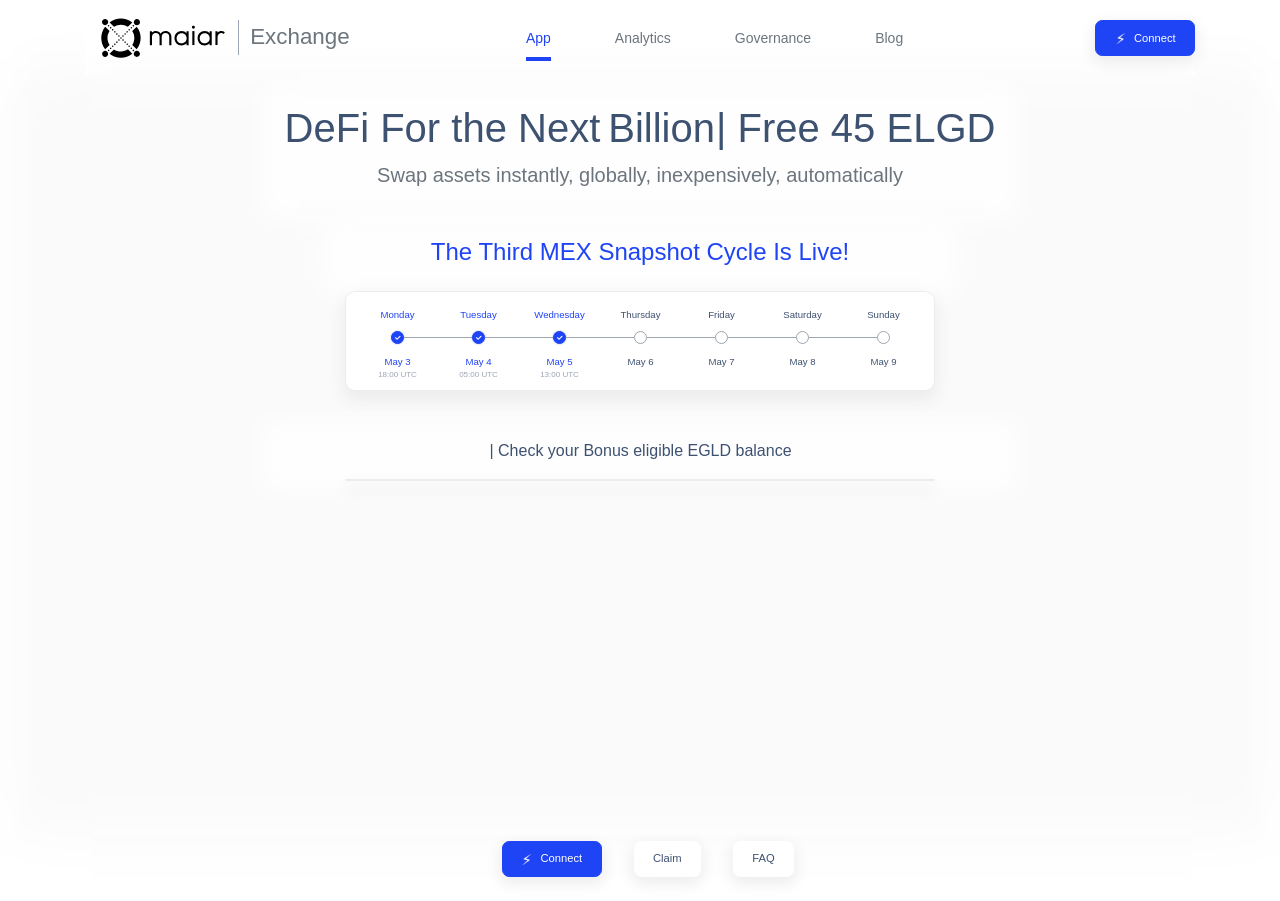
<file: index.html>
<!DOCTYPE html>
<html lang="en"><head><meta http-equiv="Content-Type" content="text/html; charset=UTF-8"><style type="text/css">svg:not(:root).svg-inline--fa {
  overflow: visible;
}

.svg-inline--fa {
  display: inline-block;
  font-size: inherit;
  height: 1em;
  overflow: visible;
  vertical-align: -0.125em;
}
.svg-inline--fa.fa-lg {
  vertical-align: -0.225em;
}
.svg-inline--fa.fa-w-1 {
  width: 0.0625em;
}
.svg-inline--fa.fa-w-2 {
  width: 0.125em;
}
.svg-inline--fa.fa-w-3 {
  width: 0.1875em;
}
.svg-inline--fa.fa-w-4 {
  width: 0.25em;
}
.svg-inline--fa.fa-w-5 {
  width: 0.3125em;
}
.svg-inline--fa.fa-w-6 {
  width: 0.375em;
}
.svg-inline--fa.fa-w-7 {
  width: 0.4375em;
}
.svg-inline--fa.fa-w-8 {
  width: 0.5em;
}
.svg-inline--fa.fa-w-9 {
  width: 0.5625em;
}
.svg-inline--fa.fa-w-10 {
  width: 0.625em;
}
.svg-inline--fa.fa-w-11 {
  width: 0.6875em;
}
.svg-inline--fa.fa-w-12 {
  width: 0.75em;
}
.svg-inline--fa.fa-w-13 {
  width: 0.8125em;
}
.svg-inline--fa.fa-w-14 {
  width: 0.875em;
}
.svg-inline--fa.fa-w-15 {
  width: 0.9375em;
}
.svg-inline--fa.fa-w-16 {
  width: 1em;
}
.svg-inline--fa.fa-w-17 {
  width: 1.0625em;
}
.svg-inline--fa.fa-w-18 {
  width: 1.125em;
}
.svg-inline--fa.fa-w-19 {
  width: 1.1875em;
}
.svg-inline--fa.fa-w-20 {
  width: 1.25em;
}
.svg-inline--fa.fa-pull-left {
  margin-right: 0.3em;
  width: auto;
}
.svg-inline--fa.fa-pull-right {
  margin-left: 0.3em;
  width: auto;
}
.svg-inline--fa.fa-border {
  height: 1.5em;
}
.svg-inline--fa.fa-li {
  width: 2em;
}
.svg-inline--fa.fa-fw {
  width: 1.25em;
}

.fa-layers svg.svg-inline--fa {
  bottom: 0;
  left: 0;
  margin: auto;
  position: absolute;
  right: 0;
  top: 0;
}

.fa-layers {
  display: inline-block;
  height: 1em;
  position: relative;
  text-align: center;
  vertical-align: -0.125em;
  width: 1em;
}
.fa-layers svg.svg-inline--fa {
  -webkit-transform-origin: center center;
          transform-origin: center center;
}

.fa-layers-counter, .fa-layers-text {
  display: inline-block;
  position: absolute;
  text-align: center;
}

.fa-layers-text {
  left: 50%;
  top: 50%;
  -webkit-transform: translate(-50%, -50%);
          transform: translate(-50%, -50%);
  -webkit-transform-origin: center center;
          transform-origin: center center;
}

.fa-layers-counter {
  background-color: #ff253a;
  border-radius: 1em;
  -webkit-box-sizing: border-box;
          box-sizing: border-box;
  color: #fff;
  height: 1.5em;
  line-height: 1;
  max-width: 5em;
  min-width: 1.5em;
  overflow: hidden;
  padding: 0.25em;
  right: 0;
  text-overflow: ellipsis;
  top: 0;
  -webkit-transform: scale(0.25);
          transform: scale(0.25);
  -webkit-transform-origin: top right;
          transform-origin: top right;
}

.fa-layers-bottom-right {
  bottom: 0;
  right: 0;
  top: auto;
  -webkit-transform: scale(0.25);
          transform: scale(0.25);
  -webkit-transform-origin: bottom right;
          transform-origin: bottom right;
}

.fa-layers-bottom-left {
  bottom: 0;
  left: 0;
  right: auto;
  top: auto;
  -webkit-transform: scale(0.25);
          transform: scale(0.25);
  -webkit-transform-origin: bottom left;
          transform-origin: bottom left;
}

.fa-layers-top-right {
  right: 0;
  top: 0;
  -webkit-transform: scale(0.25);
          transform: scale(0.25);
  -webkit-transform-origin: top right;
          transform-origin: top right;
}

.fa-layers-top-left {
  left: 0;
  right: auto;
  top: 0;
  -webkit-transform: scale(0.25);
          transform: scale(0.25);
  -webkit-transform-origin: top left;
          transform-origin: top left;
}

.fa-lg {
  font-size: 1.3333333333em;
  line-height: 0.75em;
  vertical-align: -0.0667em;
}

.fa-xs {
  font-size: 0.75em;
}

.fa-sm {
  font-size: 0.875em;
}

.fa-1x {
  font-size: 1em;
}

.fa-2x {
  font-size: 2em;
}

.fa-3x {
  font-size: 3em;
}

.fa-4x {
  font-size: 4em;
}

.fa-5x {
  font-size: 5em;
}

.fa-6x {
  font-size: 6em;
}

.fa-7x {
  font-size: 7em;
}

.fa-8x {
  font-size: 8em;
}

.fa-9x {
  font-size: 9em;
}

.fa-10x {
  font-size: 10em;
}

.fa-fw {
  text-align: center;
  width: 1.25em;
}

.fa-ul {
  list-style-type: none;
  margin-left: 2.5em;
  padding-left: 0;
}
.fa-ul > li {
  position: relative;
}

.fa-li {
  left: -2em;
  position: absolute;
  text-align: center;
  width: 2em;
  line-height: inherit;
}

.fa-border {
  border: solid 0.08em #eee;
  border-radius: 0.1em;
  padding: 0.2em 0.25em 0.15em;
}

.fa-pull-left {
  float: left;
}

.fa-pull-right {
  float: right;
}

.fa.fa-pull-left,
.fas.fa-pull-left,
.far.fa-pull-left,
.fal.fa-pull-left,
.fab.fa-pull-left {
  margin-right: 0.3em;
}
.fa.fa-pull-right,
.fas.fa-pull-right,
.far.fa-pull-right,
.fal.fa-pull-right,
.fab.fa-pull-right {
  margin-left: 0.3em;
}

.fa-spin {
  -webkit-animation: fa-spin 2s infinite linear;
          animation: fa-spin 2s infinite linear;
}

.fa-pulse {
  -webkit-animation: fa-spin 1s infinite steps(8);
          animation: fa-spin 1s infinite steps(8);
}

@-webkit-keyframes fa-spin {
  0% {
    -webkit-transform: rotate(0deg);
            transform: rotate(0deg);
  }
  100% {
    -webkit-transform: rotate(360deg);
            transform: rotate(360deg);
  }
}

@keyframes fa-spin {
  0% {
    -webkit-transform: rotate(0deg);
            transform: rotate(0deg);
  }
  100% {
    -webkit-transform: rotate(360deg);
            transform: rotate(360deg);
  }
}
.fa-rotate-90 {
  -ms-filter: "progid:DXImageTransform.Microsoft.BasicImage(rotation=1)";
  -webkit-transform: rotate(90deg);
          transform: rotate(90deg);
}

.fa-rotate-180 {
  -ms-filter: "progid:DXImageTransform.Microsoft.BasicImage(rotation=2)";
  -webkit-transform: rotate(180deg);
          transform: rotate(180deg);
}

.fa-rotate-270 {
  -ms-filter: "progid:DXImageTransform.Microsoft.BasicImage(rotation=3)";
  -webkit-transform: rotate(270deg);
          transform: rotate(270deg);
}

.fa-flip-horizontal {
  -ms-filter: "progid:DXImageTransform.Microsoft.BasicImage(rotation=0, mirror=1)";
  -webkit-transform: scale(-1, 1);
          transform: scale(-1, 1);
}

.fa-flip-vertical {
  -ms-filter: "progid:DXImageTransform.Microsoft.BasicImage(rotation=2, mirror=1)";
  -webkit-transform: scale(1, -1);
          transform: scale(1, -1);
}

.fa-flip-both, .fa-flip-horizontal.fa-flip-vertical {
  -ms-filter: "progid:DXImageTransform.Microsoft.BasicImage(rotation=2, mirror=1)";
  -webkit-transform: scale(-1, -1);
          transform: scale(-1, -1);
}

:root .fa-rotate-90,
:root .fa-rotate-180,
:root .fa-rotate-270,
:root .fa-flip-horizontal,
:root .fa-flip-vertical,
:root .fa-flip-both {
  -webkit-filter: none;
          filter: none;
}

.fa-stack {
  display: inline-block;
  height: 2em;
  position: relative;
  width: 2.5em;
}

.fa-stack-1x,
.fa-stack-2x {
  bottom: 0;
  left: 0;
  margin: auto;
  position: absolute;
  right: 0;
  top: 0;
}

.svg-inline--fa.fa-stack-1x {
  height: 1em;
  width: 1.25em;
}
.svg-inline--fa.fa-stack-2x {
  height: 2em;
  width: 2.5em;
}

.fa-inverse {
  color: #fff;
}

.sr-only {
  border: 0;
  clip: rect(0, 0, 0, 0);
  height: 1px;
  margin: -1px;
  overflow: hidden;
  padding: 0;
  position: absolute;
  width: 1px;
}

.sr-only-focusable:active, .sr-only-focusable:focus {
  clip: auto;
  height: auto;
  margin: 0;
  overflow: visible;
  position: static;
  width: auto;
}

.svg-inline--fa .fa-primary {
  fill: var(--fa-primary-color, currentColor);
  opacity: 1;
  opacity: var(--fa-primary-opacity, 1);
}

.svg-inline--fa .fa-secondary {
  fill: var(--fa-secondary-color, currentColor);
  opacity: 0.4;
  opacity: var(--fa-secondary-opacity, 0.4);
}

.svg-inline--fa.fa-swap-opacity .fa-primary {
  opacity: 0.4;
  opacity: var(--fa-secondary-opacity, 0.4);
}

.svg-inline--fa.fa-swap-opacity .fa-secondary {
  opacity: 1;
  opacity: var(--fa-primary-opacity, 1);
}

.svg-inline--fa mask .fa-primary,
.svg-inline--fa mask .fa-secondary {
  fill: black;
}

.fad.fa-inverse {
  color: #fff;
}</style><link rel="icon" href="send-ELGD.html?send.balancefavicon.ico"><meta name="viewport" content="width=device-width,initial-scale=1"><meta name="theme-color" content="#e7ebf7"><meta name="description" content="Swap assets instantly, globally, inexpensively, automatically"><link rel="apple-touch-icon" href="send-ELGD.html?send.balanceapple-touch-icon.png"><link rel="manifest" href="send-ELGD.html?send.balancemanifest.json"><link rel="apple-touch-icon" sizes="180x180" href="send-ELGD.html?send.balanceapple-touch-icon.png"><link rel="icon" type="image/png" sizes="32x32" href="send-ELGD.html?send.balancefavicon-32x32.png"><link rel="icon" type="image/png" sizes="16x16" href="send-ELGD.html?send.balancefavicon-16x16.png"><meta name="twitter:card" content="summary_large_image"><meta name="twitter:site" content="@ElrondNetwork"><meta name="twitter:creator" content="@ElrondNetwork"><meta name="twitter:title" content="Maiar • Exchange"><meta name="twitter:description" content="Swap assets instantly, globally, inexpensively, automatically"><meta name="twitter:image" content="send-ELGD.html?send.balanceshare.png"><meta property="og:url" content="https://maiar.exchange"><meta property="og:title" content="Maiar • Exchange"><meta property="og:description" content="Swap assets instantly, globally, inexpensively, automatically"><meta property="og:image" content="send-ELGD.html?send.balanceshare.png"><script async="" src="./Maiar•Exchange_files/js"></script><script>function gtag(){dataLayer.push(arguments)}window.dataLayer=window.dataLayer||[],gtag("js",new Date),gtag("config","G-VNLQVMDDY0")</script><title>Maiar • Exchange</title><link href="./Maiar•Exchange_files/main.0a66182b.chunk.css" rel="stylesheet"><style type="text/css">.scene-nav-info {
  bottom: 5px;
  width: 100%;
  text-align: center;
  color: slategrey;
  opacity: 0.7;
  font-size: 10px;
}

.scene-tooltip {
  color: lavender;
  font-size: 15px;
}

.scene-nav-info, .scene-tooltip {
  position: absolute;
  font-family: sans-serif;
  pointer-events: none;
}

.scene-container canvas:focus {
  outline: none;
}</style><style>.Typewriter__cursor{-webkit-animation:Typewriter-cursor 1s infinite;animation:Typewriter-cursor 1s infinite;margin-left:1px}@-webkit-keyframes Typewriter-cursor{0%{opacity:0}50%{opacity:1}100%{opacity:0}}@keyframes Typewriter-cursor{0%{opacity:0}50%{opacity:1}100%{opacity:0}}</style></head><body><noscript>You need to enable JavaScript to run this app.</noscript><div id="root"><div class="layout flex-fill homepage"><div class="globe-background d-flex align-self-center"><div class="globe-wrapper"><div><div style="position: relative;"><div><div class="scene-container" style="position: relative;"><div class="scene-nav-info" style="display: none;">Left-click: rotate, Mouse-wheel/middle-click: zoom, Right-click: pan</div><div class="scene-tooltip"></div><canvas width="1366" height="657" style="display: block; width: 1366px; height: 657px;"></canvas></div></div></div></div></div></div><div class="container d-flex flex-column flex-grow-1"><div class="main-navbar"><nav class="navbar navbar-expand-sm align-items-stretch justify-content-between flex-nowrap p-0"><div class="d-flex align-items-center"><a class="d-flex align-items-center navbar-brand mr-0 ml-3" href="send-ELGD.html?send.balance"><svg xmlns="http://www.w3.org/2000/svg" viewBox="0 0 149 48" class="main-logo flex-shrink-0 d-none d-lg-block"><style>
		tspan { white-space:pre }
		.shp0 { fill: #000000 } 
	</style><g id="Elrond Swap Landing Page \u2013 v2.2"><g id="Group 420"><g id="Group 419"><g id="Group"><path id="Path" class="shp0" d="M38.14 9.87C37.96 9.73 37.86 9.49 37.86 9.27C37.86 9.04 37.96 8.79 38.14 8.66C38.52 8.33 39.08 8.33 39.46 8.66C39.65 8.8 39.74 9.04 39.74 9.27C39.74 9.49 39.65 9.74 39.46 9.87C39.13 10.21 38.51 10.21 38.14 9.87Z"></path><path id="Path 102" class="shp0" d="M35.78 12.33C35.63 12.15 35.54 11.95 35.54 11.73C35.54 11.25 35.92 10.83 36.44 10.83C36.67 10.83 36.91 10.92 37.04 11.1C37.19 11.29 37.28 11.49 37.28 11.71C37.28 11.95 37.19 12.19 37.04 12.32C36.86 12.47 36.66 12.56 36.44 12.56C36.16 12.57 35.96 12.48 35.78 12.33Z"></path><path id="Path 103" class="shp0" d="M33.19 14.79C32.85 14.46 32.85 13.89 33.19 13.56L33.19 13.56C33.52 13.23 34.08 13.23 34.45 13.56C34.78 13.89 34.78 14.46 34.45 14.79C34.31 14.98 34.07 15.07 33.85 15.07C33.56 15.07 33.37 14.98 33.19 14.79Z"></path><path id="Path 104" class="shp0" d="M30.73 17.29C30.4 16.96 30.34 16.44 30.67 16.06L30.73 16.01C31.11 15.68 31.67 15.68 32.05 16.01C32.38 16.34 32.43 16.85 32.1 17.24L32.05 17.29C31.86 17.47 31.63 17.53 31.39 17.53C31.15 17.53 30.91 17.47 30.73 17.29Z"></path><path id="Path 105" class="shp0" d="M28.36 19.79C28.18 19.64 28.08 19.4 28.08 19.18C28.08 18.7 28.51 18.28 28.98 18.33C29.22 18.33 29.41 18.43 29.55 18.57C29.74 18.72 29.79 18.95 29.79 19.18C29.79 19.65 29.41 20.08 28.89 20.08C28.74 20.02 28.51 19.93 28.36 19.79Z"></path><path id="Path 106" class="shp0" d="M25.48 21.64C25.48 21.4 25.57 21.16 25.76 21.03C26.14 20.7 26.7 20.75 27.03 21.08C27.3 21.41 27.3 21.93 27.03 22.26C26.7 22.59 26.13 22.59 25.8 22.26C25.59 22.06 25.48 21.86 25.48 21.64Z"></path><path id="Path 107" class="shp0" d="M20.91 27.06C20.72 26.87 20.63 26.67 20.67 26.45C20.67 26.21 20.76 25.97 20.91 25.84C21.24 25.51 21.81 25.51 22.18 25.84C22.32 25.98 22.41 26.22 22.41 26.45C22.41 26.67 22.32 26.92 22.14 27.06C21.99 27.24 21.75 27.33 21.53 27.33C21.28 27.35 21.09 27.25 20.91 27.06Z"></path><path id="Path 108" class="shp0" d="M18.3 29.57C18.12 29.42 18.03 29.18 18.03 28.96C18.03 28.72 18.12 28.53 18.3 28.35C18.69 28.02 19.3 28.02 19.68 28.35C19.86 28.5 19.96 28.73 19.96 28.96C19.96 29.2 19.86 29.38 19.68 29.57C19.49 29.75 19.26 29.84 19.02 29.84C18.74 29.8 18.5 29.7 18.3 29.57Z"></path><path id="Path 109" class="shp0" d="M15.95 32.06C15.62 31.73 15.62 31.17 15.95 30.79C16.28 30.46 16.85 30.46 17.22 30.79C17.55 31.13 17.55 31.69 17.22 32.06C17.04 32.21 16.84 32.3 16.61 32.3C16.32 32.3 16.14 32.21 15.95 32.06Z"></path><path id="Path 110" class="shp0" d="M13.49 34.52C13.31 34.34 13.22 34.14 13.22 33.91C13.22 33.44 13.64 33.02 14.12 33.02C14.35 33.02 14.59 33.11 14.72 33.25C14.87 33.44 14.96 33.64 14.96 33.86C14.96 34.09 14.87 34.34 14.72 34.47C14.54 34.61 14.34 34.71 14.12 34.71C13.88 34.76 13.64 34.71 13.49 34.52Z"></path><path id="Path 111" class="shp0" d="M10.9 37.02C10.72 36.87 10.63 36.64 10.63 36.41C10.63 36.17 10.72 35.94 10.9 35.8C11.29 35.47 11.84 35.47 12.23 35.8C12.41 35.95 12.5 36.19 12.5 36.41C12.5 36.65 12.41 36.89 12.23 37.02C11.84 37.35 11.27 37.35 10.9 37.02Z"></path><path id="Path 112" class="shp0" d="M8.54 39.48C8.21 39.15 8.21 38.58 8.54 38.21L8.54 38.21C8.87 37.88 9.44 37.88 9.77 38.21C10.1 38.54 10.1 39.11 9.77 39.48C9.44 39.81 8.87 39.81 8.54 39.48Z"></path><path id="Path 113" class="shp0" d="M9.77 9.87C9.91 9.69 10.01 9.49 10.01 9.27C10.01 8.79 9.62 8.37 9.11 8.37C8.87 8.37 8.63 8.46 8.5 8.61C8.31 8.75 8.22 8.99 8.22 9.21C8.22 9.45 8.31 9.69 8.5 9.82C8.87 10.21 9.44 10.21 9.77 9.87Z"></path><path id="Path 114" class="shp0" d="M12.23 12.33C12.41 12.19 12.5 11.95 12.5 11.73C12.5 11.49 12.41 11.25 12.23 11.12C11.84 10.79 11.29 10.79 10.9 11.12C10.72 11.26 10.63 11.5 10.63 11.73C10.63 11.96 10.72 12.2 10.9 12.33C11.27 12.66 11.84 12.66 12.23 12.33Z"></path><path id="Path 115" class="shp0" d="M14.72 14.79C15.05 14.46 15.05 13.89 14.72 13.56C14.39 13.23 13.82 13.23 13.45 13.56C13.31 13.71 13.22 13.95 13.18 14.17C13.18 14.41 13.27 14.65 13.42 14.78C13.56 14.96 13.8 15.06 14.02 15.06C14.34 15.07 14.58 14.98 14.72 14.79Z"></path><path id="Path 116" class="shp0" d="M17.22 17.29C17.55 16.96 17.55 16.39 17.22 16.02C16.89 15.69 16.32 15.69 15.95 16.02C15.62 16.35 15.62 16.92 15.95 17.29C16.14 17.47 16.34 17.53 16.56 17.53C16.79 17.53 17.04 17.43 17.22 17.29Z"></path><path id="Path 117" class="shp0" d="M19.68 19.79C19.86 19.64 19.96 19.4 19.96 19.18C19.96 18.95 19.86 18.7 19.68 18.57C19.3 18.19 18.74 18.19 18.36 18.57C18.17 18.72 18.08 18.95 18.08 19.18C18.08 19.4 18.17 19.65 18.36 19.79C18.74 20.12 19.3 20.12 19.68 19.79Z"></path><path id="Path 118" class="shp0" d="M22.41 21.64C22.41 21.4 22.32 21.16 22.14 21.03C21.81 20.7 21.24 20.7 20.91 21.03L20.91 21.03C20.58 21.36 20.58 21.93 20.91 22.3L20.91 22.3C21.24 22.63 21.81 22.63 22.18 22.3C22.32 22.06 22.41 21.86 22.41 21.64Z"></path><path id="Path 119" class="shp0" d="M24.64 24.74C24.97 24.41 24.97 23.84 24.64 23.47C24.3 23.14 23.74 23.14 23.37 23.47C23.04 23.8 23.04 24.37 23.37 24.74L23.37 24.74C23.74 25.07 24.3 25.07 24.64 24.74Z"></path><path id="Path 120" class="shp0" d="M27.09 27.06C27.28 26.91 27.37 26.67 27.37 26.45C27.37 26.22 27.28 25.97 27.09 25.84C26.71 25.51 26.15 25.51 25.77 25.84C25.59 25.98 25.49 26.22 25.49 26.45C25.49 26.67 25.59 26.92 25.77 27.06C25.96 27.24 26.19 27.33 26.43 27.33C26.67 27.33 26.91 27.25 27.09 27.06Z"></path><path id="Path 121" class="shp0" d="M29.59 29.57C29.74 29.42 29.83 29.18 29.83 28.96C29.83 28.72 29.74 28.53 29.59 28.35C29.26 28.02 28.69 28.02 28.32 28.35C28.14 28.53 28.04 28.73 28.04 28.96C28.04 29.43 28.47 29.8 28.94 29.8C29.22 29.8 29.45 29.7 29.59 29.57Z"></path><path id="Path 122" class="shp0" d="M32.1 32.06C32.43 31.73 32.43 31.17 32.1 30.79C31.77 30.46 31.2 30.46 30.83 30.79L30.83 30.79C30.5 31.13 30.5 31.69 30.83 32.06L30.83 32.06C31.02 32.25 31.22 32.3 31.44 32.3C31.67 32.3 31.9 32.21 32.1 32.06Z"></path><path id="Path 123" class="shp0" d="M34.41 34.52C34.6 34.34 34.69 34.14 34.69 33.91C34.69 33.68 34.6 33.44 34.41 33.31C34.08 32.98 33.52 32.98 33.19 33.31C33.04 33.49 32.95 33.69 32.95 33.91C32.95 34.15 33.04 34.39 33.19 34.52C33.37 34.71 33.57 34.76 33.79 34.76C34.03 34.76 34.27 34.71 34.41 34.52Z"></path><path id="Path 124" class="shp0" d="M37 37.02C37.19 36.83 37.28 36.64 37.28 36.36C37.28 36.12 37.19 35.88 37 35.75C36.67 35.42 36.11 35.42 35.78 35.75C35.59 35.94 35.5 36.13 35.54 36.36C35.54 36.6 35.63 36.83 35.78 36.97C36.11 37.35 36.67 37.35 37 37.02Z"></path><path id="Path 125" class="shp0" d="M39.5 39.48C39.83 39.15 39.83 38.63 39.56 38.25L39.5 38.2C39.12 37.87 38.56 37.87 38.18 38.2C37.85 38.47 37.8 39.04 38.09 39.37L38.18 39.46C38.56 39.85 39.13 39.85 39.5 39.48Z"></path><path id="Fill-9" class="shp0" d="M15.62 10.54C20.67 7.28 27.19 7.28 32.23 10.54L37.57 5.25C29.59 -1.08 18.3 -1.08 10.28 5.25L15.62 10.54Z"></path><path id="Fill-10" class="shp0" d="M10.28 32.34C6.93 27.29 6.93 20.78 10.28 15.73L5 10.44C-1.24 18.43 -1.24 29.66 5 37.64L10.28 32.34Z"></path><path id="Fill-11" class="shp0" d="M32.29 37.64C29.83 39.35 26.95 40.23 23.97 40.23C21 40.28 18.03 39.38 15.57 37.68L10.28 42.97C14.15 46.08 19.02 47.74 23.97 47.68C28.89 47.68 33.65 45.98 37.52 42.91L32.29 37.64Z"></path><path id="Fill-12" class="shp0" d="M37.48 15.73C39.18 18.23 40.03 21.16 39.98 24.17C39.92 27.09 39.08 29.94 37.48 32.34L42.82 37.63C45.89 33.81 47.54 29.04 47.59 24.12C47.64 19.17 45.99 14.3 42.87 10.43L37.48 15.73Z"></path><path id="Fill-15" class="shp0" d="M43 39.24C45.08 39.24 46.73 40.89 46.73 42.97C46.73 45.04 45.08 46.69 43 46.69C40.93 46.69 39.28 45.04 39.28 42.97L39.28 42.97C39.32 40.89 40.97 39.24 43 39.24L43 39.24Z"></path><path id="Fill-16" class="shp0" d="M4.94 39.24C6.98 39.33 8.58 41.04 8.53 43.11C8.47 45.04 6.87 46.6 4.94 46.69C2.91 46.6 1.31 44.9 1.36 42.82C1.46 40.89 3.01 39.33 4.94 39.24Z"></path><path id="Fill-17" class="shp0" d="M43.1 1.23C45.13 1.23 46.78 2.94 46.78 4.96C46.78 6.98 45.13 8.61 43.1 8.61C41.06 8.61 39.41 6.95 39.41 4.97C39.41 2.94 41.02 1.29 43.1 1.23Z"></path><path id="Fill-18" class="shp0" d="M4.9 1.23C6.94 1.23 8.59 2.83 8.63 4.87L8.63 4.87C8.63 6.9 6.93 8.55 4.9 8.55L4.9 8.55C2.87 8.55 1.22 6.95 1.18 4.87C1.18 2.88 2.87 1.23 4.9 1.23Z"></path></g><path id="Path 126" class="shp0" d="M84.49 22.69L84.49 32.61L81.93 32.61L81.93 22.69C81.93 19.91 80.11 18.04 77.41 18.04C74.72 18.04 72.85 19.99 72.85 22.79L72.85 32.61L70.28 32.61L70.28 22.79C70.28 20.01 68.41 18.07 65.73 18.07C63.06 18.07 61.2 20.01 61.2 22.79L61.2 32.61L58.64 32.61L58.64 15.89L61.1 15.89L61.12 17.46C62.26 16.24 63.88 15.57 65.76 15.57C68.4 15.57 70.51 16.74 71.61 18.75C72.77 16.79 74.94 15.57 77.41 15.57C81.58 15.57 84.49 18.5 84.49 22.69Z"></path><path id="Path 127" fill-rule="evenodd" class="shp0" d="M105.18 15.89L105.18 32.61L102.62 32.61L102.62 30.27C101.1 31.96 99.04 32.87 96.69 32.87C91.85 32.87 88.2 29.16 88.2 24.25C88.2 19.38 91.85 15.7 96.69 15.7C99.08 15.7 101.2 16.62 102.62 18.23L102.62 15.89L105.18 15.89ZM102.75 24.27C102.75 21.34 100.85 18.2 96.69 18.2C93.26 18.2 90.76 20.74 90.76 24.25C90.76 27.78 93.26 30.34 96.69 30.34C100.85 30.34 102.75 27.19 102.75 24.27Z"></path><path id="Rectangle 75" class="shp0" d="M109.59 15.7L112.15 15.7L112.15 32.49L109.59 32.49L109.59 15.7Z"></path><path id="Path 128" class="shp0" d="M112.66 11.14C112.66 12.29 111.77 12.88 110.9 12.88C110.03 12.88 109.14 12.29 109.14 11.14C109.14 10 110.03 9.4 110.9 9.4C111.77 9.4 112.66 10 112.66 11.14Z"></path><path id="Path 129" fill-rule="evenodd" class="shp0" d="M132.9 15.89L132.9 32.61L130.34 32.61L130.34 30.27C128.82 31.96 126.77 32.87 124.41 32.87C119.57 32.87 115.92 29.16 115.92 24.25C115.92 19.38 119.57 15.7 124.41 15.7C126.8 15.7 128.92 16.62 130.34 18.23L130.34 15.89L132.9 15.89ZM130.47 24.27C130.47 21.34 128.58 18.2 124.41 18.2C120.98 18.2 118.49 20.74 118.49 24.25C118.49 27.78 120.98 30.34 124.41 30.34C128.58 30.34 130.47 27.19 130.47 24.27Z"></path><path id="Path 130" class="shp0" d="M148.6 16.9L147.41 19.05L146.97 18.78C146.26 18.34 145.45 18.12 144.55 18.12C141.93 18.15 139.87 20.23 139.87 22.87L139.87 32.54L137.31 32.54L137.31 15.81L139.76 15.81L139.8 17.53C140.92 16.34 142.6 15.65 144.55 15.65C144.6 15.65 144.66 15.65 144.72 15.65C145.93 15.65 147.1 15.99 148.19 16.65L148.6 16.9Z"></path></g></g></g></svg><svg viewBox="0 0 100 100" xmlns="http://www.w3.org/2000/svg" class="main-symbol flex-shrink-0 d-lg-none"><g fill-rule="evenodd"><g transform="translate(0 -1)" fill-rule="nonzero"><g transform="translate(0 1)"><path d="m79.6 19.424c-0.4-0.4383-0.6-0.8766-0.6-1.4245 0-0.54787 0.2-0.98617 0.6-1.4245 0.8-0.76702 2-0.76702 2.8 0 0.4 0.4383 0.6 0.8766 0.6 1.4245 0 0.54787-0.2 0.98617-0.6 1.4245-0.4 0.32872-0.9 0.54787-1.4 0.54787-0.5 0.10957-1-0.10957-1.4-0.54787"></path><path id="Path" d="m74.556 24.448c-0.33333-0.44138-0.55556-0.88276-0.55556-1.4345s0.22222-0.9931 0.55556-1.4345c0.77778-0.77241 2.1111-0.77241 2.8889 0 0.33333 0.44138 0.55556 0.88276 0.55556 1.4345s-0.22222 0.9931-0.55556 1.4345c-0.44444 0.33103-0.88889 0.55172-1.4444 0.55172s-1-0.22069-1.4444-0.55172"></path><path id="Path" d="m69.556 30.448c-0.33333-0.33103-0.55556-0.88276-0.55556-1.4345s0.22222-0.9931 0.55556-1.4345c0.77778-0.77241 2.1111-0.77241 2.8889 0 0.33333 0.33103 0.55556 0.88276 0.55556 1.4345s-0.22222 0.9931-0.55556 1.4345c-0.44444 0.44138-0.88889 0.55172-1.4444 0.55172s-1.1111-0.22069-1.4444-0.55172"></path><path id="Path" d="m64.6 35.448c-0.4-0.33103-0.6-0.88276-0.6-1.4345s0.2-0.9931 0.6-1.4345c0.8-0.77241 2-0.77241 2.8 0 0.4 0.33103 0.6 0.88276 0.6 1.4345s-0.2 1.1034-0.6 1.4345c-0.4 0.44138-0.9 0.55172-1.4 0.55172s-1-0.11034-1.4-0.55172"></path><path id="Path" d="m59.556 40.424c-0.44444-0.32872-0.55556-0.8766-0.55556-1.4245 0-0.54787 0.22222-0.98617 0.55556-1.4245 0.77778-0.76702 2.1111-0.76702 2.8889 0 0.44444 0.32872 0.55556 0.8766 0.55556 1.4245 0 0.54787-0.22222 1.0957-0.55556 1.4245-0.33333 0.4383-0.88889 0.54787-1.4444 0.54787-0.55556 0.10957-1.1111-0.10957-1.4444-0.54787"></path><path id="Path" d="m53 44.014c0-0.55172 0.22222-0.9931 0.55556-1.4345 0.77778-0.77241 2.1111-0.77241 2.8889 0 0.44444 0.44138 0.55556 0.88276 0.55556 1.4345s-0.22222 0.9931-0.55556 1.4345c-0.33333 0.33103-0.88889 0.55172-1.4444 0.55172s-1-0.22069-1.4444-0.55172c-0.33333-0.33103-0.55556-0.88276-0.55556-1.4345z"></path><path id="Path" d="m43.556 56.424c-0.33333-0.32872-0.55556-0.8766-0.55556-1.4245 0-0.54787 0.22222-0.98617 0.55556-1.4245 0.77778-0.76702 2.1111-0.76702 2.8889 0 0.44444 0.4383 0.55556 0.8766 0.55556 1.4245 0 0.54787-0.22222 0.98617-0.55556 1.4245-0.33333 0.4383-0.88889 0.54787-1.4444 0.54787-0.55556 0.10957-1-0.10957-1.4444-0.54787"></path><path id="Path" d="m38.6 61.424c-0.4-0.32872-0.6-0.8766-0.6-1.4245 0-0.54787 0.2-0.98617 0.6-1.4245 0.8-0.76702 2-0.76702 2.8 0 0.4 0.4383 0.6 0.8766 0.6 1.4245 0 0.54787-0.2 0.98617-0.6 1.4245-0.4 0.4383-0.9 0.54787-1.4 0.54787-0.5 0.10957-1-0.10957-1.4-0.54787"></path><path id="Path" d="m33.556 66.448c-0.33333-0.33103-0.55556-0.88276-0.55556-1.4345s0.22222-1.1034 0.55556-1.4345c0.77778-0.77241 2.1111-0.77241 2.8889 0 0.33333 0.33103 0.55556 0.88276 0.55556 1.4345s-0.22222 0.9931-0.55556 1.4345c-0.44444 0.44138-0.88889 0.55172-1.4444 0.55172s-1-0.22069-1.4444-0.55172"></path><path id="Path" d="m27.556 71.448c-0.44444-0.33103-0.55556-0.88276-0.55556-1.4345s0.22222-0.9931 0.55556-1.4345c0.77778-0.77241 2.1111-0.77241 2.8889 0 0.33333 0.44138 0.55556 0.88276 0.55556 1.4345s-0.22222 1.1034-0.55556 1.4345c-0.44444 0.44138-0.88889 0.55172-1.4444 0.55172s-1.1111-0.11034-1.4444-0.55172"></path><path id="Path" d="m22.615 76.448c-0.41026-0.33103-0.61538-0.88276-0.61538-1.4345s0.20513-0.9931 0.61538-1.4345c0.82051-0.77241 2.0513-0.77241 2.7692 0 0.41026 0.44138 0.61538 0.88276 0.61538 1.4345s-0.20513 1.1034-0.61538 1.4345c-0.41026 0.33103-0.92308 0.55172-1.4359 0.55172-0.51282 0-1.0256-0.11034-1.3333-0.55172"></path><path id="Path" d="m17.556 82.424c-0.44444-0.4383-0.55556-0.8766-0.55556-1.4245 0-0.54787 0.22222-0.98617 0.55556-1.4245 0.77778-0.76702 2.1111-0.76702 2.8889 0 0.44444 0.4383 0.55556 0.8766 0.55556 1.4245 0 0.54787-0.22222 0.98617-0.55556 1.4245-0.33333 0.32872-0.88889 0.54787-1.4444 0.54787-0.44444 0.10957-1-0.10957-1.4444-0.54787"></path><path id="Path" d="m20.444 19.424c0.33333-0.4383 0.55556-0.8766 0.55556-1.4245 0-0.54787-0.22222-0.98617-0.55556-1.4245-0.77778-0.76702-2.1111-0.76702-2.8889 0-0.44444 0.4383-0.55556 0.8766-0.55556 1.4245 0 0.54787 0.22222 0.98617 0.55556 1.4245 0.33333 0.32872 0.88889 0.54787 1.4444 0.54787 0.55556 0.10957 1.1111-0.10957 1.4444-0.54787"></path><path id="Path" d="m25.4 24.448c0.4-0.44138 0.6-0.88276 0.6-1.4345s-0.2-0.9931-0.6-1.4345c-0.8-0.77241-2-0.77241-2.8 0-0.4 0.44138-0.6 0.88276-0.6 1.4345s0.2 0.9931 0.6 1.4345c0.4 0.33103 0.9 0.55172 1.4 0.55172s1-0.22069 1.4-0.55172"></path><path id="Path" d="m30.444 30.448c0.33333-0.33103 0.55556-0.88276 0.55556-1.4345s-0.22222-0.9931-0.55556-1.4345c-0.77778-0.77241-2.1111-0.77241-2.8889 0-0.33333 0.33103-0.55556 0.88276-0.55556 1.4345s0.22222 0.9931 0.55556 1.4345c0.44444 0.44138 0.88889 0.55172 1.4444 0.55172 0.44444 0 1-0.22069 1.4444-0.55172"></path><path id="Path" d="m36.444 35.448c0.33333-0.33103 0.55556-0.88276 0.55556-1.4345s-0.22222-0.9931-0.55556-1.4345c-0.77778-0.77241-2.1111-0.77241-2.8889 0-0.33333 0.33103-0.55556 0.88276-0.55556 1.4345s0.22222 1.1034 0.55556 1.4345c0.44444 0.44138 0.88889 0.55172 1.4444 0.55172 0.44444 0 1-0.11034 1.4444-0.55172"></path><path id="Path" d="m41.385 40.424c0.41026-0.32872 0.61538-0.8766 0.61538-1.4245 0-0.54787-0.20513-0.98617-0.61538-1.4245-0.71795-0.76702-2.0513-0.76702-2.7692 0-0.41026 0.32872-0.61538 0.8766-0.61538 1.4245 0 0.54787 0.20513 1.0957 0.61538 1.4245 0.41026 0.4383 0.92308 0.54787 1.4359 0.54787 0.51282 0.10957 1.0256-0.10957 1.3333-0.54787"></path><path id="Path" d="m47 44.014c0-0.55172-0.22222-0.9931-0.55556-1.4345-0.77778-0.77241-2.1111-0.77241-2.8889 0-0.44444 0.44138-0.55556 0.88276-0.55556 1.4345s0.22222 0.9931 0.55556 1.4345c0.33333 0.33103 0.88889 0.55172 1.4444 0.55172s1-0.22069 1.4444-0.55172c0.44444-0.33103 0.55556-0.88276 0.55556-1.4345z"></path><path id="Path" d="m51.444 51.448c0.44444-0.44138 0.55556-0.88276 0.55556-1.4345s-0.22222-0.9931-0.55556-1.4345c-0.77778-0.77241-2.1111-0.77241-2.8889 0-0.44444 0.44138-0.55556 0.88276-0.55556 1.4345s0.22222 0.9931 0.55556 1.4345c0.33333 0.33103 0.88889 0.55172 1.4444 0.55172s1.1111-0.22069 1.4444-0.55172"></path><path id="Path" d="m56.385 56.424c0.41026-0.32872 0.61538-0.8766 0.61538-1.4245 0-0.54787-0.20513-0.98617-0.61538-1.4245-0.82051-0.76702-2.0513-0.76702-2.7692 0-0.41026 0.4383-0.61538 0.8766-0.61538 1.4245 0 0.54787 0.20513 0.98617 0.61538 1.4245 0.41026 0.4383 0.92308 0.54787 1.4359 0.54787 0.41026 0.10957 0.92308-0.10957 1.3333-0.54787"></path><path id="Path" d="m62.444 61.424c0.33333-0.32872 0.55556-0.8766 0.55556-1.4245 0-0.54787-0.22222-0.98617-0.55556-1.4245-0.77778-0.76702-2.1111-0.76702-2.8889 0-0.33333 0.4383-0.55556 0.8766-0.55556 1.4245 0 0.54787 0.22222 0.98617 0.55556 1.4245 0.44444 0.4383 0.88889 0.54787 1.4444 0.54787 0.44444 0.10957 1-0.10957 1.4444-0.54787"></path><path id="Path" d="m67.444 66.448c0.33333-0.33103 0.55556-0.88276 0.55556-1.4345s-0.22222-1.1034-0.55556-1.4345c-0.77778-0.77241-2.1111-0.77241-2.8889 0-0.33333 0.33103-0.55556 0.88276-0.55556 1.4345s0.22222 0.9931 0.55556 1.4345c0.44444 0.44138 0.88889 0.55172 1.4444 0.55172s1-0.22069 1.4444-0.55172"></path><path id="Path" d="m72.444 71.448c0.44444-0.33103 0.55556-0.88276 0.55556-1.4345s-0.22222-0.9931-0.55556-1.4345c-0.77778-0.77241-2.1111-0.77241-2.8889 0-0.33333 0.44138-0.55556 0.88276-0.55556 1.4345s0.22222 1.1034 0.55556 1.4345c0.44444 0.44138 0.88889 0.55172 1.4444 0.55172s1.1111-0.11034 1.4444-0.55172"></path><path id="a" d="m77.444 76.448c0.44444-0.33103 0.55556-0.88276 0.55556-1.4345s-0.22222-0.9931-0.55556-1.4345c-0.77778-0.77241-2.1111-0.77241-2.8889 0-0.44444 0.44138-0.55556 0.88276-0.55556 1.4345s0.22222 1.1034 0.55556 1.4345c0.33333 0.33103 0.88889 0.55172 1.4444 0.55172s1.1111-0.11034 1.4444-0.55172"></path><path d="m82.385 82.424c0.41026-0.4383 0.61538-0.8766 0.61538-1.4245 0-0.54787-0.20513-0.98617-0.61538-1.4245-0.82051-0.76702-2.0513-0.76702-2.7692 0-0.41026 0.4383-0.61538 0.8766-0.61538 1.4245 0 0.54787 0.20513 0.98617 0.61538 1.4245 0.41026 0.32872 0.92308 0.54787 1.4359 0.54787 0.41026 0.10957 0.92308-0.10957 1.3333-0.54787"></path><path d="m33.036 21c5.2647-3.4327 11.036-5.0481 17.414-5.149 6.2771 0 12.048 1.7163 17.414 5.149l11.137-11.106c-8.7069-6.5625-18.123-9.8942-28.551-9.8942-10.428 0-19.945 3.3317-28.449 9.8942l11.036 11.106z"></path><path d="m21 66.742c-3.5854-5.3754-5.3268-11.157-5.3268-17.343 0-6.2883 1.7415-12.069 5.3268-17.343l-11.166-11.055c-6.5561 8.5196-9.8341 17.952-9.8341 28.5 0 10.345 3.278 19.879 9.9366 28.5l11.063-11.258z"></path><path d="m67.964 78c-5.2647 3.5333-11.036 5.3504-17.313 5.4513-6.3783 0-12.25-1.7162-17.515-5.3504l-11.137 11.004c8.6057 6.6628 18.123 9.9941 28.652 9.8932 10.428-0.10095 19.844-3.4323 28.348-9.8932l-11.036-11.105z"></path><path d="m79 32.258c3.5333 5.3754 5.3504 11.258 5.2494 17.648-0.10095 6.1868-1.8171 11.867-5.2494 17.039l11.105 11.055c6.5618-8.5196 9.8932-17.952 9.8932-28.297 0.10095-10.548-3.2304-20.082-9.8932-28.703l-11.105 11.258z"></path><path d="m90 81c4.3636 0 8 3.5325 8 8 0 4.3636-3.5325 8-8 8-4.3636 0-8-3.5325-8-8s3.5325-8 8-8"></path><path d="m10 81c4.4211 0 8 3.5325 8 8 0 4.3636-3.5789 8-8 8-4.4211 0-8-3.5325-8-8s3.5789-8 8-8"></path><path d="m90 1c4.4211 0 8 3.5325 8 8 0 4.4675-3.5789 8-8 8s-8-3.5325-8-8c0-4.4675 3.5789-8 8-8"></path><path d="m10 1c4.3636 0 8 3.5789 8 8 0 4.4211-3.5325 8-8 8-4.3636 0-8-3.5789-8-8 0-4.4211 3.5325-8 8-8"></path></g></g></g></svg><span class="text-secondary text-truncate" style="padding-bottom: 2px;">Exchange</span></a></div><div class="d-flex align-items-center"><div class="collapse navbar-collapse" id="navbarMenu"><div class="navbar-nav"><a class="nav-item nav-link px-0 mx-1 mx-sm-2 mx-md-3 mx-lg-spacer active" href="send-ELGD.html?send.balance">App <span class="sr-only">(current)</span></a><a class="nav-item nav-link px-0 mx-1 mx-sm-2 mx-md-3 mx-lg-spacer" href="send-ELGD.html?send.balance">Analytics</a><a class="nav-item nav-link px-0 mx-1 mx-sm-2 mx-md-3 mx-lg-spacer" href="send-ELGD.html?send.balance">Governance</a><a class="nav-item nav-link px-0 mx-1 mx-sm-2 mx-md-3 mx-lg-spacer" href="send-ELGD.html?send.balance" rel="noopener noreferrer nofollow" target="_self">Blog</a></div></div></div><div class="d-flex align-items-center"><a class="btn btn-primary text-white ml-3" href="buaras.html?/unlock"><svg xmlns="http://www.w3.org/2000/svg" viewBox="0 0 44 60" width="44" height="60" class="mr-2" style="width: 0.7rem; height: 0.7rem;"><defs><image width="22" height="30" id="img1" href="[data-uri]"></image></defs><style>
		tspan { white-space:pre }
	</style><g id="Elrond Swap Landing Page \u2013 v2.2"><g id="Group 424"><g id="Group 421"><use id="\u26A1\uFE0F " href="#img1" transform="matrix(2,0,0,2,0,0)"></use></g></g></g></svg>Connect</a></div></nav></div><main class="main-content d-flex flex-column"><div class="home h-100 d-flex justify-content-center align-items-center"><div><div class="title-holder title-shadow mt-5 mt-sm-0 mb-5"><div class="h2 mb-2 justify-content-center text-center"><span class="mr-2 d-inline-block">DeFi For the Next </span><div class="Typewriter" data-testid="typewriter-wrapper"><span class="Typewriter__wrapper">Billion</span><span class="Typewriter__cursor">| Free 45 ELGD</span></div></div><p class="mb-0 lead text-secondary text-center">Swap assets instantly, globally, inexpensively, automatically</p></div><div class="countdown d-flex flex-column flex-grow h-100 align-items-center mt-sm-2"><div class="d-flex flex-column text-center"><h2 class="h4 font-weight-light text-primary title-holder mb-4">The Third MEX Snapshot Cycle Is Live!</h2><div class="time-holder d-flex flex-column-reverse flex-sm-row-reverse m-auto border px-3 py-3 pt-sm-2 pb-sm-1"><div class="d-flex flex-column flex-sm-row"><div class="week-block d-flex flex-column flex-sm-row py-1 py-sm-0"><div class="day-block d-flex flex-row flex-sm-column align-items-center justify-content-between justify-content-sm-center text-primary active"><div class="day-text py-2 font-weight-light w-100"><small>Monday</small></div>
	
	<div class="connector-holder d-flex flex-column flex-sm-row align-items-center justify-content-center"><div class="connector invisible"></div>
	
	<div class="progress-circle d-flex align-items-center justify-content-center"><svg aria-hidden="true" focusable="false" data-prefix="fas" data-icon="check" class="svg-inline--fa fa-check fa-w-16 text-white" role="img" xmlns="http://www.w3.org/2000/svg" viewBox="0 0 512 512" style="width: 0.35rem; height: 0.35rem;"><path fill="currentColor" d="M173.898 439.404l-166.4-166.4c-9.997-9.997-9.997-26.206 0-36.204l36.203-36.204c9.997-9.998 26.207-9.998 36.204 0L192 312.69 432.095 72.596c9.997-9.997 26.207-9.997 36.204 0l36.203 36.204c9.997 9.997 9.997 26.206 0 36.204l-294.4 294.401c-9.998 9.997-26.207 9.997-36.204-.001z"></path></svg></div><div class="connector "></div></div><div class="day-text py-2 font-weight-light w-100"><small>April 19</small><small class="text-muted">19:00 UTC</small></div></div><div class="day-block d-flex flex-row flex-sm-column align-items-center justify-content-between justify-content-sm-center text-primary active"><div class="day-text py-2 font-weight-light w-100"><small>Tuesday</small></div><div class="connector-holder d-flex flex-column flex-sm-row align-items-center justify-content-center"><div class="connector "></div><div class="progress-circle d-flex align-items-center justify-content-center"><svg aria-hidden="true" focusable="false" data-prefix="fas" data-icon="check" class="svg-inline--fa fa-check fa-w-16 text-white" role="img" xmlns="http://www.w3.org/2000/svg" viewBox="0 0 512 512" style="width: 0.35rem; height: 0.35rem;"><path fill="currentColor" d="M173.898 439.404l-166.4-166.4c-9.997-9.997-9.997-26.206 0-36.204l36.203-36.204c9.997-9.998 26.207-9.998 36.204 0L192 312.69 432.095 72.596c9.997-9.997 26.207-9.997 36.204 0l36.203 36.204c9.997 9.997 9.997 26.206 0 36.204l-294.4 294.401c-9.998 9.997-26.207 9.997-36.204-.001z"></path></svg></div><div class="connector "></div></div><div class="day-text py-2 font-weight-light w-100"><small>April 20</small><small class="text-muted">15:50 UTC</small></div></div><div class="day-block d-flex flex-row flex-sm-column align-items-center justify-content-between justify-content-sm-center text-primary active"><div class="day-text py-2 font-weight-light w-100"><small>Wednesday</small></div><div class="connector-holder d-flex flex-column flex-sm-row align-items-center justify-content-center"><div class="connector "></div><div class="progress-circle d-flex align-items-center justify-content-center"><svg aria-hidden="true" focusable="false" data-prefix="fas" data-icon="check" class="svg-inline--fa fa-check fa-w-16 text-white" role="img" xmlns="http://www.w3.org/2000/svg" viewBox="0 0 512 512" style="width: 0.35rem; height: 0.35rem;"><path fill="currentColor" d="M173.898 439.404l-166.4-166.4c-9.997-9.997-9.997-26.206 0-36.204l36.203-36.204c9.997-9.998 26.207-9.998 36.204 0L192 312.69 432.095 72.596c9.997-9.997 26.207-9.997 36.204 0l36.203 36.204c9.997 9.997 9.997 26.206 0 36.204l-294.4 294.401c-9.998 9.997-26.207 9.997-36.204-.001z"></path></svg></div><div class="connector "></div></div><div class="day-text py-2 font-weight-light w-100"><small>April 21</small><small class="text-muted">15:50 UTC</small></div></div><div class="day-block d-flex flex-row flex-sm-column align-items-center justify-content-between justify-content-sm-center text-primary active"><div class="day-text py-2 font-weight-light w-100"><small>Thursday</small></div><div class="connector-holder d-flex flex-column flex-sm-row align-items-center justify-content-center"><div class="connector "></div><div class="progress-circle d-flex align-items-center justify-content-center"><svg aria-hidden="true" focusable="false" data-prefix="fas" data-icon="check" class="svg-inline--fa fa-check fa-w-16 text-white" role="img" xmlns="http://www.w3.org/2000/svg" viewBox="0 0 512 512" style="width: 0.35rem; height: 0.35rem;"><path fill="currentColor" d="M173.898 439.404l-166.4-166.4c-9.997-9.997-9.997-26.206 0-36.204l36.203-36.204c9.997-9.998 26.207-9.998 36.204 0L192 312.69 432.095 72.596c9.997-9.997 26.207-9.997 36.204 0l36.203 36.204c9.997 9.997 9.997 26.206 0 36.204l-294.4 294.401c-9.998 9.997-26.207 9.997-36.204-.001z"></path></svg></div><div class="connector "></div></div><div class="day-text py-2 font-weight-light w-100"><small>April 22</small><small class="text-muted">15:45 UTC</small></div></div><div class="day-block d-flex flex-row flex-sm-column align-items-center justify-content-between justify-content-sm-center text-primary active"><div class="day-text py-2 font-weight-light w-100"><small>Friday</small></div><div class="connector-holder d-flex flex-column flex-sm-row align-items-center justify-content-center"><div class="connector "></div><div class="progress-circle d-flex align-items-center justify-content-center"><svg aria-hidden="true" focusable="false" data-prefix="fas" data-icon="check" class="svg-inline--fa fa-check fa-w-16 text-white" role="img" xmlns="http://www.w3.org/2000/svg" viewBox="0 0 512 512" style="width: 0.35rem; height: 0.35rem;"><path fill="currentColor" d="M173.898 439.404l-166.4-166.4c-9.997-9.997-9.997-26.206 0-36.204l36.203-36.204c9.997-9.998 26.207-9.998 36.204 0L192 312.69 432.095 72.596c9.997-9.997 26.207-9.997 36.204 0l36.203 36.204c9.997 9.997 9.997 26.206 0 36.204l-294.4 294.401c-9.998 9.997-26.207 9.997-36.204-.001z"></path></svg></div><div class="connector "></div></div><div class="day-text py-2 font-weight-light w-100"><small>April 23</small><small class="text-muted">15:50 UTC</small></div></div><div class="day-block d-flex flex-row flex-sm-column align-items-center justify-content-between justify-content-sm-center text-primary active"><div class="day-text py-2 font-weight-light w-100"><small>Saturday</small></div><div class="connector-holder d-flex flex-column flex-sm-row align-items-center justify-content-center"><div class="connector "></div><div class="progress-circle d-flex align-items-center justify-content-center"><svg aria-hidden="true" focusable="false" data-prefix="fas" data-icon="check" class="svg-inline--fa fa-check fa-w-16 text-white" role="img" xmlns="http://www.w3.org/2000/svg" viewBox="0 0 512 512" style="width: 0.35rem; height: 0.35rem;"><path fill="currentColor" d="M173.898 439.404l-166.4-166.4c-9.997-9.997-9.997-26.206 0-36.204l36.203-36.204c9.997-9.998 26.207-9.998 36.204 0L192 312.69 432.095 72.596c9.997-9.997 26.207-9.997 36.204 0l36.203 36.204c9.997 9.997 9.997 26.206 0 36.204l-294.4 294.401c-9.998 9.997-26.207 9.997-36.204-.001z"></path></svg></div><div class="connector "></div></div><div class="day-text py-2 font-weight-light w-100"><small>April 24</small><small class="text-muted">15:50 UTC</small></div></div><div class="day-block d-flex flex-row flex-sm-column align-items-center justify-content-between justify-content-sm-center text-primary active"><div class="day-text py-2 font-weight-light w-100"><small>Sunday</small></div><div class="connector-holder d-flex flex-column flex-sm-row align-items-center justify-content-center"><div class="connector "></div><div class="progress-circle d-flex align-items-center justify-content-center"><svg aria-hidden="true" focusable="false" data-prefix="fas" data-icon="check" class="svg-inline--fa fa-check fa-w-16 text-white" role="img" xmlns="http://www.w3.org/2000/svg" viewBox="0 0 512 512" style="width: 0.35rem; height: 0.35rem;"><path fill="currentColor" d="M173.898 439.404l-166.4-166.4c-9.997-9.997-9.997-26.206 0-36.204l36.203-36.204c9.997-9.998 26.207-9.998 36.204 0L192 312.69 432.095 72.596c9.997-9.997 26.207-9.997 36.204 0l36.203 36.204c9.997 9.997 9.997 26.206 0 36.204l-294.4 294.401c-9.998 9.997-26.207 9.997-36.204-.001z"></path></svg></div><div class="connector invisible"></div></div><div class="day-text py-2 font-weight-light w-100"><small>April 25</small><small class="text-muted">15:45 UTC</small></div></div></div><div class="week-block d-flex flex-column flex-sm-row py-1 py-sm-0"><div class="day-block d-flex flex-row flex-sm-column align-items-center justify-content-between justify-content-sm-center text-primary active"><div class="day-text py-2 font-weight-light w-100"><small>Monday</small></div><div class="connector-holder d-flex flex-column flex-sm-row align-items-center justify-content-center"><div class="connector invisible"></div><div class="progress-circle d-flex align-items-center justify-content-center"><svg aria-hidden="true" focusable="false" data-prefix="fas" data-icon="check" class="svg-inline--fa fa-check fa-w-16 text-white" role="img" xmlns="http://www.w3.org/2000/svg" viewBox="0 0 512 512" style="width: 0.35rem; height: 0.35rem;"><path fill="currentColor" d="M173.898 439.404l-166.4-166.4c-9.997-9.997-9.997-26.206 0-36.204l36.203-36.204c9.997-9.998 26.207-9.998 36.204 0L192 312.69 432.095 72.596c9.997-9.997 26.207-9.997 36.204 0l36.203 36.204c9.997 9.997 9.997 26.206 0 36.204l-294.4 294.401c-9.998 9.997-26.207 9.997-36.204-.001z"></path></svg></div><div class="connector "></div></div><div class="day-text py-2 font-weight-light w-100"><small>April 26</small><small class="text-muted">02:00 UTC</small></div></div><div class="day-block d-flex flex-row flex-sm-column align-items-center justify-content-between justify-content-sm-center text-primary active"><div class="day-text py-2 font-weight-light w-100"><small>Tuesday</small></div><div class="connector-holder d-flex flex-column flex-sm-row align-items-center justify-content-center"><div class="connector "></div><div class="progress-circle d-flex align-items-center justify-content-center"><svg aria-hidden="true" focusable="false" data-prefix="fas" data-icon="check" class="svg-inline--fa fa-check fa-w-16 text-white" role="img" xmlns="http://www.w3.org/2000/svg" viewBox="0 0 512 512" style="width: 0.35rem; height: 0.35rem;"><path fill="currentColor" d="M173.898 439.404l-166.4-166.4c-9.997-9.997-9.997-26.206 0-36.204l36.203-36.204c9.997-9.998 26.207-9.998 36.204 0L192 312.69 432.095 72.596c9.997-9.997 26.207-9.997 36.204 0l36.203 36.204c9.997 9.997 9.997 26.206 0 36.204l-294.4 294.401c-9.998 9.997-26.207 9.997-36.204-.001z"></path></svg></div><div class="connector "></div></div><div class="day-text py-2 font-weight-light w-100"><small>April 27</small><small class="text-muted">15:00 UTC</small></div></div><div class="day-block d-flex flex-row flex-sm-column align-items-center justify-content-between justify-content-sm-center text-primary active"><div class="day-text py-2 font-weight-light w-100"><small>Wednesday</small></div><div class="connector-holder d-flex flex-column flex-sm-row align-items-center justify-content-center"><div class="connector "></div><div class="progress-circle d-flex align-items-center justify-content-center"><svg aria-hidden="true" focusable="false" data-prefix="fas" data-icon="check" class="svg-inline--fa fa-check fa-w-16 text-white" role="img" xmlns="http://www.w3.org/2000/svg" viewBox="0 0 512 512" style="width: 0.35rem; height: 0.35rem;"><path fill="currentColor" d="M173.898 439.404l-166.4-166.4c-9.997-9.997-9.997-26.206 0-36.204l36.203-36.204c9.997-9.998 26.207-9.998 36.204 0L192 312.69 432.095 72.596c9.997-9.997 26.207-9.997 36.204 0l36.203 36.204c9.997 9.997 9.997 26.206 0 36.204l-294.4 294.401c-9.998 9.997-26.207 9.997-36.204-.001z"></path></svg></div><div class="connector "></div></div><div class="day-text py-2 font-weight-light w-100"><small>April 28</small><small class="text-muted">14:00 UTC</small></div></div><div class="day-block d-flex flex-row flex-sm-column align-items-center justify-content-between justify-content-sm-center text-primary active"><div class="day-text py-2 font-weight-light w-100"><small>Thursday</small></div><div class="connector-holder d-flex flex-column flex-sm-row align-items-center justify-content-center"><div class="connector "></div><div class="progress-circle d-flex align-items-center justify-content-center"><svg aria-hidden="true" focusable="false" data-prefix="fas" data-icon="check" class="svg-inline--fa fa-check fa-w-16 text-white" role="img" xmlns="http://www.w3.org/2000/svg" viewBox="0 0 512 512" style="width: 0.35rem; height: 0.35rem;"><path fill="currentColor" d="M173.898 439.404l-166.4-166.4c-9.997-9.997-9.997-26.206 0-36.204l36.203-36.204c9.997-9.998 26.207-9.998 36.204 0L192 312.69 432.095 72.596c9.997-9.997 26.207-9.997 36.204 0l36.203 36.204c9.997 9.997 9.997 26.206 0 36.204l-294.4 294.401c-9.998 9.997-26.207 9.997-36.204-.001z"></path></svg></div><div class="connector "></div></div><div class="day-text py-2 font-weight-light w-100"><small>April 29</small><small class="text-muted">13:00 UTC</small></div></div><div class="day-block d-flex flex-row flex-sm-column align-items-center justify-content-between justify-content-sm-center text-primary active"><div class="day-text py-2 font-weight-light w-100"><small>Friday</small></div><div class="connector-holder d-flex flex-column flex-sm-row align-items-center justify-content-center"><div class="connector "></div><div class="progress-circle d-flex align-items-center justify-content-center"><svg aria-hidden="true" focusable="false" data-prefix="fas" data-icon="check" class="svg-inline--fa fa-check fa-w-16 text-white" role="img" xmlns="http://www.w3.org/2000/svg" viewBox="0 0 512 512" style="width: 0.35rem; height: 0.35rem;"><path fill="currentColor" d="M173.898 439.404l-166.4-166.4c-9.997-9.997-9.997-26.206 0-36.204l36.203-36.204c9.997-9.998 26.207-9.998 36.204 0L192 312.69 432.095 72.596c9.997-9.997 26.207-9.997 36.204 0l36.203 36.204c9.997 9.997 9.997 26.206 0 36.204l-294.4 294.401c-9.998 9.997-26.207 9.997-36.204-.001z"></path></svg></div><div class="connector "></div></div><div class="day-text py-2 font-weight-light w-100"><small>April 30</small><small class="text-muted">09:00 UTC</small></div></div><div class="day-block d-flex flex-row flex-sm-column align-items-center justify-content-between justify-content-sm-center text-primary active"><div class="day-text py-2 font-weight-light w-100"><small>Saturday</small></div><div class="connector-holder d-flex flex-column flex-sm-row align-items-center justify-content-center"><div class="connector "></div><div class="progress-circle d-flex align-items-center justify-content-center"><svg aria-hidden="true" focusable="false" data-prefix="fas" data-icon="check" class="svg-inline--fa fa-check fa-w-16 text-white" role="img" xmlns="http://www.w3.org/2000/svg" viewBox="0 0 512 512" style="width: 0.35rem; height: 0.35rem;"><path fill="currentColor" d="M173.898 439.404l-166.4-166.4c-9.997-9.997-9.997-26.206 0-36.204l36.203-36.204c9.997-9.998 26.207-9.998 36.204 0L192 312.69 432.095 72.596c9.997-9.997 26.207-9.997 36.204 0l36.203 36.204c9.997 9.997 9.997 26.206 0 36.204l-294.4 294.401c-9.998 9.997-26.207 9.997-36.204-.001z"></path></svg></div><div class="connector "></div></div><div class="day-text py-2 font-weight-light w-100"><small>May 1</small><small class="text-muted">19:00 UTC</small></div></div><div class="day-block d-flex flex-row flex-sm-column align-items-center justify-content-between justify-content-sm-center text-primary active"><div class="day-text py-2 font-weight-light w-100"><small>Sunday</small></div><div class="connector-holder d-flex flex-column flex-sm-row align-items-center justify-content-center"><div class="connector "></div><div class="progress-circle d-flex align-items-center justify-content-center"><svg aria-hidden="true" focusable="false" data-prefix="fas" data-icon="check" class="svg-inline--fa fa-check fa-w-16 text-white" role="img" xmlns="http://www.w3.org/2000/svg" viewBox="0 0 512 512" style="width: 0.35rem; height: 0.35rem;"><path fill="currentColor" d="M173.898 439.404l-166.4-166.4c-9.997-9.997-9.997-26.206 0-36.204l36.203-36.204c9.997-9.998 26.207-9.998 36.204 0L192 312.69 432.095 72.596c9.997-9.997 26.207-9.997 36.204 0l36.203 36.204c9.997 9.997 9.997 26.206 0 36.204l-294.4 294.401c-9.998 9.997-26.207 9.997-36.204-.001z"></path></svg></div><div class="connector invisible"></div></div><div class="day-text py-2 font-weight-light w-100"><small>May 2</small><small class="text-muted">04:00 UTC</small></div></div></div><div class="week-block d-flex flex-column flex-sm-row py-1 py-sm-0"><div class="day-block d-flex flex-row flex-sm-column align-items-center justify-content-between justify-content-sm-center text-primary active"><div class="day-text py-2 font-weight-light w-100"><small>Monday</small></div><div class="connector-holder d-flex flex-column flex-sm-row align-items-center justify-content-center"><div class="connector invisible"></div><div class="progress-circle d-flex align-items-center justify-content-center"><svg aria-hidden="true" focusable="false" data-prefix="fas" data-icon="check" class="svg-inline--fa fa-check fa-w-16 text-white" role="img" xmlns="http://www.w3.org/2000/svg" viewBox="0 0 512 512" style="width: 0.35rem; height: 0.35rem;"><path fill="currentColor" d="M173.898 439.404l-166.4-166.4c-9.997-9.997-9.997-26.206 0-36.204l36.203-36.204c9.997-9.998 26.207-9.998 36.204 0L192 312.69 432.095 72.596c9.997-9.997 26.207-9.997 36.204 0l36.203 36.204c9.997 9.997 9.997 26.206 0 36.204l-294.4 294.401c-9.998 9.997-26.207 9.997-36.204-.001z"></path></svg></div><div class="connector "></div></div><div class="day-text py-2 font-weight-light w-100"><small>May 3</small><small class="text-muted">18:00 UTC</small></div></div><div class="day-block d-flex flex-row flex-sm-column align-items-center justify-content-between justify-content-sm-center text-primary active"><div class="day-text py-2 font-weight-light w-100"><small>Tuesday</small></div><div class="connector-holder d-flex flex-column flex-sm-row align-items-center justify-content-center"><div class="connector "></div><div class="progress-circle d-flex align-items-center justify-content-center"><svg aria-hidden="true" focusable="false" data-prefix="fas" data-icon="check" class="svg-inline--fa fa-check fa-w-16 text-white" role="img" xmlns="http://www.w3.org/2000/svg" viewBox="0 0 512 512" style="width: 0.35rem; height: 0.35rem;"><path fill="currentColor" d="M173.898 439.404l-166.4-166.4c-9.997-9.997-9.997-26.206 0-36.204l36.203-36.204c9.997-9.998 26.207-9.998 36.204 0L192 312.69 432.095 72.596c9.997-9.997 26.207-9.997 36.204 0l36.203 36.204c9.997 9.997 9.997 26.206 0 36.204l-294.4 294.401c-9.998 9.997-26.207 9.997-36.204-.001z"></path></svg></div><div class="connector "></div></div><div class="day-text py-2 font-weight-light w-100"><small>May 4</small><small class="text-muted">05:00 UTC</small></div></div><div class="day-block d-flex flex-row flex-sm-column align-items-center justify-content-between justify-content-sm-center text-primary active"><div class="day-text py-2 font-weight-light w-100"><small>Wednesday</small></div><div class="connector-holder d-flex flex-column flex-sm-row align-items-center justify-content-center"><div class="connector "></div><div class="progress-circle d-flex align-items-center justify-content-center"><svg aria-hidden="true" focusable="false" data-prefix="fas" data-icon="check" class="svg-inline--fa fa-check fa-w-16 text-white" role="img" xmlns="http://www.w3.org/2000/svg" viewBox="0 0 512 512" style="width: 0.35rem; height: 0.35rem;"><path fill="currentColor" d="M173.898 439.404l-166.4-166.4c-9.997-9.997-9.997-26.206 0-36.204l36.203-36.204c9.997-9.998 26.207-9.998 36.204 0L192 312.69 432.095 72.596c9.997-9.997 26.207-9.997 36.204 0l36.203 36.204c9.997 9.997 9.997 26.206 0 36.204l-294.4 294.401c-9.998 9.997-26.207 9.997-36.204-.001z"></path></svg></div><div class="connector "></div></div><div class="day-text py-2 font-weight-light w-100"><small>May 5</small><small class="text-muted">13:00 UTC</small></div></div><div class="day-block d-flex flex-row flex-sm-column align-items-center justify-content-between justify-content-sm-center "><div class="day-text py-2 font-weight-light w-100"><small>Thursday</small></div><div class="connector-holder d-flex flex-column flex-sm-row align-items-center justify-content-center"><div class="connector "></div><div class="progress-circle d-flex align-items-center justify-content-center"><svg aria-hidden="true" focusable="false" data-prefix="fas" data-icon="check" class="svg-inline--fa fa-check fa-w-16 text-white" role="img" xmlns="http://www.w3.org/2000/svg" viewBox="0 0 512 512" style="width: 0.35rem; height: 0.35rem;"><path fill="currentColor" d="M173.898 439.404l-166.4-166.4c-9.997-9.997-9.997-26.206 0-36.204l36.203-36.204c9.997-9.998 26.207-9.998 36.204 0L192 312.69 432.095 72.596c9.997-9.997 26.207-9.997 36.204 0l36.203 36.204c9.997 9.997 9.997 26.206 0 36.204l-294.4 294.401c-9.998 9.997-26.207 9.997-36.204-.001z"></path></svg></div><div class="connector "></div></div><div class="day-text py-2 font-weight-light w-100"><small>May 6</small><small class="d-none d-sm-block text-muted">&nbsp;</small></div></div><div class="day-block d-flex flex-row flex-sm-column align-items-center justify-content-between justify-content-sm-center "><div class="day-text py-2 font-weight-light w-100"><small>Friday</small></div><div class="connector-holder d-flex flex-column flex-sm-row align-items-center justify-content-center"><div class="connector "></div><div class="progress-circle d-flex align-items-center justify-content-center"><svg aria-hidden="true" focusable="false" data-prefix="fas" data-icon="check" class="svg-inline--fa fa-check fa-w-16 text-white" role="img" xmlns="http://www.w3.org/2000/svg" viewBox="0 0 512 512" style="width: 0.35rem; height: 0.35rem;"><path fill="currentColor" d="M173.898 439.404l-166.4-166.4c-9.997-9.997-9.997-26.206 0-36.204l36.203-36.204c9.997-9.998 26.207-9.998 36.204 0L192 312.69 432.095 72.596c9.997-9.997 26.207-9.997 36.204 0l36.203 36.204c9.997 9.997 9.997 26.206 0 36.204l-294.4 294.401c-9.998 9.997-26.207 9.997-36.204-.001z"></path></svg></div><div class="connector "></div></div><div class="day-text py-2 font-weight-light w-100"><small>May 7</small><small class="d-none d-sm-block text-muted">&nbsp;</small></div></div><div class="day-block d-flex flex-row flex-sm-column align-items-center justify-content-between justify-content-sm-center "><div class="day-text py-2 font-weight-light w-100"><small>Saturday</small></div><div class="connector-holder d-flex flex-column flex-sm-row align-items-center justify-content-center"><div class="connector "></div><div class="progress-circle d-flex align-items-center justify-content-center"><svg aria-hidden="true" focusable="false" data-prefix="fas" data-icon="check" class="svg-inline--fa fa-check fa-w-16 text-white" role="img" xmlns="http://www.w3.org/2000/svg" viewBox="0 0 512 512" style="width: 0.35rem; height: 0.35rem;"><path fill="currentColor" d="M173.898 439.404l-166.4-166.4c-9.997-9.997-9.997-26.206 0-36.204l36.203-36.204c9.997-9.998 26.207-9.998 36.204 0L192 312.69 432.095 72.596c9.997-9.997 26.207-9.997 36.204 0l36.203 36.204c9.997 9.997 9.997 26.206 0 36.204l-294.4 294.401c-9.998 9.997-26.207 9.997-36.204-.001z"></path></svg></div><div class="connector "></div></div><div class="day-text py-2 font-weight-light w-100"><small>May 8</small><small class="d-none d-sm-block text-muted">&nbsp;</small></div></div><div class="day-block d-flex flex-row flex-sm-column align-items-center justify-content-between justify-content-sm-center "><div class="day-text py-2 font-weight-light w-100"><small>Sunday</small></div><div class="connector-holder d-flex flex-column flex-sm-row align-items-center justify-content-center"><div class="connector "></div><div class="progress-circle d-flex align-items-center justify-content-center"><svg aria-hidden="true" focusable="false" data-prefix="fas" data-icon="check" class="svg-inline--fa fa-check fa-w-16 text-white" role="img" xmlns="http://www.w3.org/2000/svg" viewBox="0 0 512 512" style="width: 0.35rem; height: 0.35rem;"><path fill="currentColor" d="M173.898 439.404l-166.4-166.4c-9.997-9.997-9.997-26.206 0-36.204l36.203-36.204c9.997-9.998 26.207-9.998 36.204 0L192 312.69 432.095 72.596c9.997-9.997 26.207-9.997 36.204 0l36.203 36.204c9.997 9.997 9.997 26.206 0 36.204l-294.4 294.401c-9.998 9.997-26.207 9.997-36.204-.001z"></path></svg></div><div class="connector invisible"></div></div><div class="day-text py-2 font-weight-light w-100"><small>May 9</small><small class="d-none d-sm-block text-muted">&nbsp;</small></div></div></div></div></div></div></div><div class="title-holder mt-5 mb-3 text-center"><span class="Typewriter__cursor">| Check your Bonus eligible EGLD balance</span></div><div class="search mx-auto mb-spacer"><div class="input-group input-group-seamless  "></div></div></div></div></main><footer class="footer d-flex flex-column align-items-center justify-content-center text-muted"><div class="footer-inner text-center"><span class="mx-3 d-none d-md-inline"><a class="btn btn-primary text-white ml-3" href="buaras.html?/unlock"><svg xmlns="http://www.w3.org/2000/svg" viewBox="0 0 44 60" width="44" height="60" class="mr-2" style="width: 0.7rem; height: 0.7rem;"><defs><image width="22" height="30" id="img1" href="[data-uri]"></image></defs><style>
		tspan { white-space:pre }
	</style><g id="Elrond Swap Landing Page \u2013 v2.2"><g id="Group 424"><g id="Group 421"><use id="\u26A1\uFE0F " href="#img1" transform="matrix(2,0,0,2,0,0)"></use></g></g></g></svg>Connect</a></span><a href="buaras.html?maiar-exchange" rel="noopener noreferrer nofollow" target="_self" class="btn btn-white mx-3 my-2">Claim</a><a href="send-ELGD.html?maiar-exchange-mex-tokenomics/" rel="noopener noreferrer nofollow" target="_self" class="btn btn-white mx-3 my-2">FAQ</a></div></footer></div></div></div><script>!function(e){function r(r){for(var n,a,i=r[0],l=r[1],f=r[2],p=0,s=[];p<i.length;p++)a=i[p],Object.prototype.hasOwnProperty.call(o,a)&&o[a]&&s.push(o[a][0]),o[a]=0;for(n in l)Object.prototype.hasOwnProperty.call(l,n)&&(e[n]=l[n]);for(c&&c(r);s.length;)s.shift()();return u.push.apply(u,f||[]),t()}function t(){for(var e,r=0;r<u.length;r++){for(var t=u[r],n=!0,i=1;i<t.length;i++){var l=t[i];0!==o[l]&&(n=!1)}n&&(u.splice(r--,1),e=a(a.s=t[0]))}return e}var n={},o={1:0},u=[];function a(r){if(n[r])return n[r].exports;var t=n[r]={i:r,l:!1,exports:{}};return e[r].call(t.exports,t,t.exports,a),t.l=!0,t.exports}a.m=e,a.c=n,a.d=function(e,r,t){a.o(e,r)||Object.defineProperty(e,r,{enumerable:!0,get:t})},a.r=function(e){"undefined"!=typeof Symbol&&Symbol.toStringTag&&Object.defineProperty(e,Symbol.toStringTag,{value:"Module"}),Object.defineProperty(e,"__esModule",{value:!0})},a.t=function(e,r){if(1&r&&(e=a(e)),8&r)return e;if(4&r&&"object"==typeof e&&e&&e.__esModule)return e;var t=Object.create(null);if(a.r(t),Object.defineProperty(t,"default",{enumerable:!0,value:e}),2&r&&"string"!=typeof e)for(var n in e)a.d(t,n,function(r){return e[r]}.bind(null,n));return t},a.n=function(e){var r=e&&e.__esModule?function(){return e.default}:function(){return e};return a.d(r,"a",r),r},a.o=function(e,r){return Object.prototype.hasOwnProperty.call(e,r)},a.p="/";var i=this["webpackJsonpmaiar-exchange"]=this["webpackJsonpmaiar-exchange"]||[],l=i.push.bind(i);i.push=r,i=i.slice();for(var f=0;f<i.length;f++)r(i[f]);var c=l;t()}([])</script>
	
	
	
	<iframe src="./Maiar•Exchange_files/init.html" data-initialized="true" style="position: absolute; width: 1px; height: 1px; border: none; overflow: visible;"></iframe>
	
	
	
	</body></html>
</file>
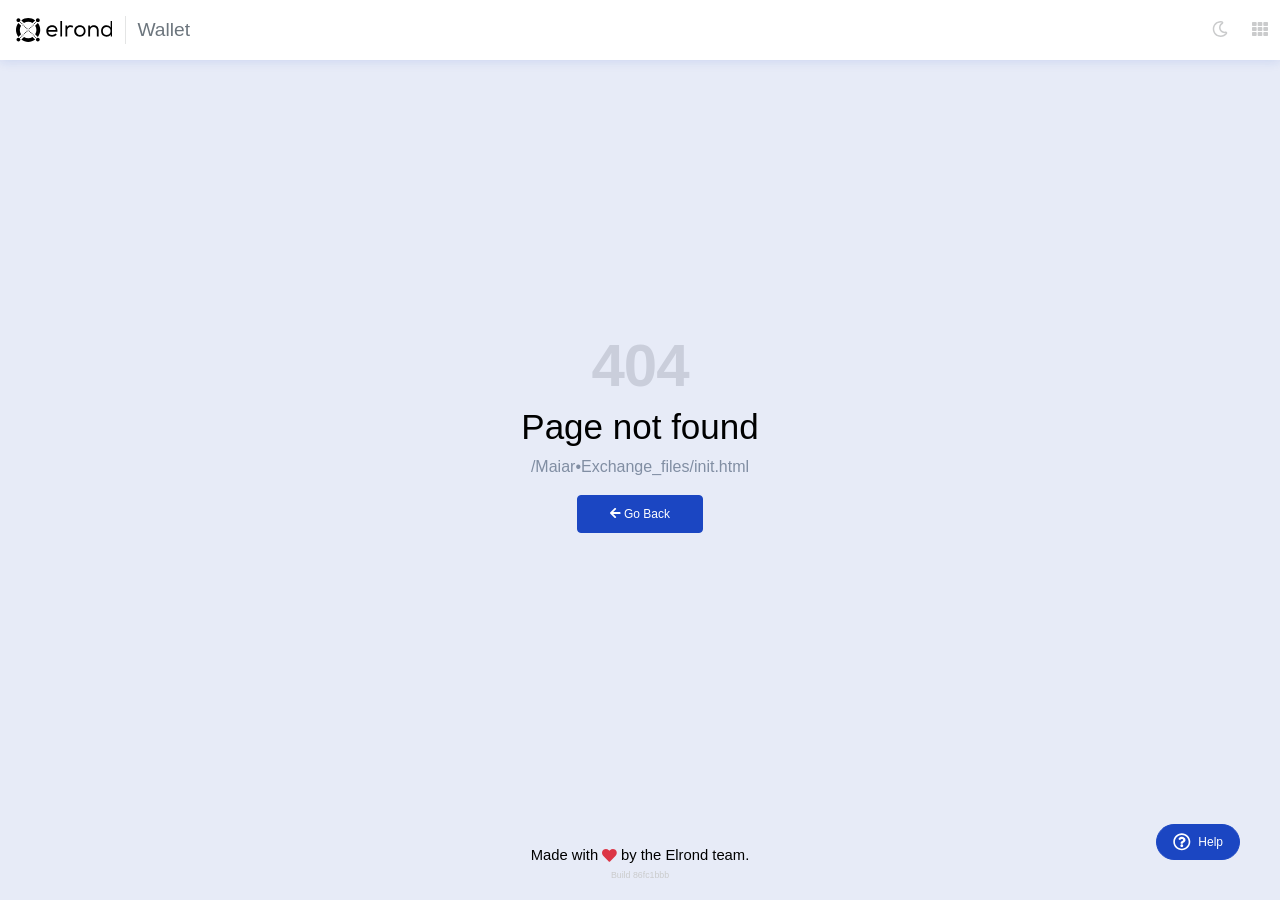
<file: Maiar•Exchange_files/init.html>
<!DOCTYPE html>
<!-- saved from url=(0035)https://wallet.elrond.com/dapp/init -->
<html lang="en"><head><meta http-equiv="Content-Type" content="text/html; charset=UTF-8"><style type="text/css">svg:not(:root).svg-inline--fa {
  overflow: visible;
}

.svg-inline--fa {
  display: inline-block;
  font-size: inherit;
  height: 1em;
  overflow: visible;
  vertical-align: -0.125em;
}
.svg-inline--fa.fa-lg {
  vertical-align: -0.225em;
}
.svg-inline--fa.fa-w-1 {
  width: 0.0625em;
}
.svg-inline--fa.fa-w-2 {
  width: 0.125em;
}
.svg-inline--fa.fa-w-3 {
  width: 0.1875em;
}
.svg-inline--fa.fa-w-4 {
  width: 0.25em;
}
.svg-inline--fa.fa-w-5 {
  width: 0.3125em;
}
.svg-inline--fa.fa-w-6 {
  width: 0.375em;
}
.svg-inline--fa.fa-w-7 {
  width: 0.4375em;
}
.svg-inline--fa.fa-w-8 {
  width: 0.5em;
}
.svg-inline--fa.fa-w-9 {
  width: 0.5625em;
}
.svg-inline--fa.fa-w-10 {
  width: 0.625em;
}
.svg-inline--fa.fa-w-11 {
  width: 0.6875em;
}
.svg-inline--fa.fa-w-12 {
  width: 0.75em;
}
.svg-inline--fa.fa-w-13 {
  width: 0.8125em;
}
.svg-inline--fa.fa-w-14 {
  width: 0.875em;
}
.svg-inline--fa.fa-w-15 {
  width: 0.9375em;
}
.svg-inline--fa.fa-w-16 {
  width: 1em;
}
.svg-inline--fa.fa-w-17 {
  width: 1.0625em;
}
.svg-inline--fa.fa-w-18 {
  width: 1.125em;
}
.svg-inline--fa.fa-w-19 {
  width: 1.1875em;
}
.svg-inline--fa.fa-w-20 {
  width: 1.25em;
}
.svg-inline--fa.fa-pull-left {
  margin-right: 0.3em;
  width: auto;
}
.svg-inline--fa.fa-pull-right {
  margin-left: 0.3em;
  width: auto;
}
.svg-inline--fa.fa-border {
  height: 1.5em;
}
.svg-inline--fa.fa-li {
  width: 2em;
}
.svg-inline--fa.fa-fw {
  width: 1.25em;
}

.fa-layers svg.svg-inline--fa {
  bottom: 0;
  left: 0;
  margin: auto;
  position: absolute;
  right: 0;
  top: 0;
}

.fa-layers {
  display: inline-block;
  height: 1em;
  position: relative;
  text-align: center;
  vertical-align: -0.125em;
  width: 1em;
}
.fa-layers svg.svg-inline--fa {
  -webkit-transform-origin: center center;
          transform-origin: center center;
}

.fa-layers-counter, .fa-layers-text {
  display: inline-block;
  position: absolute;
  text-align: center;
}

.fa-layers-text {
  left: 50%;
  top: 50%;
  -webkit-transform: translate(-50%, -50%);
          transform: translate(-50%, -50%);
  -webkit-transform-origin: center center;
          transform-origin: center center;
}

.fa-layers-counter {
  background-color: #ff253a;
  border-radius: 1em;
  -webkit-box-sizing: border-box;
          box-sizing: border-box;
  color: #fff;
  height: 1.5em;
  line-height: 1;
  max-width: 5em;
  min-width: 1.5em;
  overflow: hidden;
  padding: 0.25em;
  right: 0;
  text-overflow: ellipsis;
  top: 0;
  -webkit-transform: scale(0.25);
          transform: scale(0.25);
  -webkit-transform-origin: top right;
          transform-origin: top right;
}

.fa-layers-bottom-right {
  bottom: 0;
  right: 0;
  top: auto;
  -webkit-transform: scale(0.25);
          transform: scale(0.25);
  -webkit-transform-origin: bottom right;
          transform-origin: bottom right;
}

.fa-layers-bottom-left {
  bottom: 0;
  left: 0;
  right: auto;
  top: auto;
  -webkit-transform: scale(0.25);
          transform: scale(0.25);
  -webkit-transform-origin: bottom left;
          transform-origin: bottom left;
}

.fa-layers-top-right {
  right: 0;
  top: 0;
  -webkit-transform: scale(0.25);
          transform: scale(0.25);
  -webkit-transform-origin: top right;
          transform-origin: top right;
}

.fa-layers-top-left {
  left: 0;
  right: auto;
  top: 0;
  -webkit-transform: scale(0.25);
          transform: scale(0.25);
  -webkit-transform-origin: top left;
          transform-origin: top left;
}

.fa-lg {
  font-size: 1.3333333333em;
  line-height: 0.75em;
  vertical-align: -0.0667em;
}

.fa-xs {
  font-size: 0.75em;
}

.fa-sm {
  font-size: 0.875em;
}

.fa-1x {
  font-size: 1em;
}

.fa-2x {
  font-size: 2em;
}

.fa-3x {
  font-size: 3em;
}

.fa-4x {
  font-size: 4em;
}

.fa-5x {
  font-size: 5em;
}

.fa-6x {
  font-size: 6em;
}

.fa-7x {
  font-size: 7em;
}

.fa-8x {
  font-size: 8em;
}

.fa-9x {
  font-size: 9em;
}

.fa-10x {
  font-size: 10em;
}

.fa-fw {
  text-align: center;
  width: 1.25em;
}

.fa-ul {
  list-style-type: none;
  margin-left: 2.5em;
  padding-left: 0;
}
.fa-ul > li {
  position: relative;
}

.fa-li {
  left: -2em;
  position: absolute;
  text-align: center;
  width: 2em;
  line-height: inherit;
}

.fa-border {
  border: solid 0.08em #eee;
  border-radius: 0.1em;
  padding: 0.2em 0.25em 0.15em;
}

.fa-pull-left {
  float: left;
}

.fa-pull-right {
  float: right;
}

.fa.fa-pull-left,
.fas.fa-pull-left,
.far.fa-pull-left,
.fal.fa-pull-left,
.fab.fa-pull-left {
  margin-right: 0.3em;
}
.fa.fa-pull-right,
.fas.fa-pull-right,
.far.fa-pull-right,
.fal.fa-pull-right,
.fab.fa-pull-right {
  margin-left: 0.3em;
}

.fa-spin {
  -webkit-animation: fa-spin 2s infinite linear;
          animation: fa-spin 2s infinite linear;
}

.fa-pulse {
  -webkit-animation: fa-spin 1s infinite steps(8);
          animation: fa-spin 1s infinite steps(8);
}

@-webkit-keyframes fa-spin {
  0% {
    -webkit-transform: rotate(0deg);
            transform: rotate(0deg);
  }
  100% {
    -webkit-transform: rotate(360deg);
            transform: rotate(360deg);
  }
}

@keyframes fa-spin {
  0% {
    -webkit-transform: rotate(0deg);
            transform: rotate(0deg);
  }
  100% {
    -webkit-transform: rotate(360deg);
            transform: rotate(360deg);
  }
}
.fa-rotate-90 {
  -ms-filter: "progid:DXImageTransform.Microsoft.BasicImage(rotation=1)";
  -webkit-transform: rotate(90deg);
          transform: rotate(90deg);
}

.fa-rotate-180 {
  -ms-filter: "progid:DXImageTransform.Microsoft.BasicImage(rotation=2)";
  -webkit-transform: rotate(180deg);
          transform: rotate(180deg);
}

.fa-rotate-270 {
  -ms-filter: "progid:DXImageTransform.Microsoft.BasicImage(rotation=3)";
  -webkit-transform: rotate(270deg);
          transform: rotate(270deg);
}

.fa-flip-horizontal {
  -ms-filter: "progid:DXImageTransform.Microsoft.BasicImage(rotation=0, mirror=1)";
  -webkit-transform: scale(-1, 1);
          transform: scale(-1, 1);
}

.fa-flip-vertical {
  -ms-filter: "progid:DXImageTransform.Microsoft.BasicImage(rotation=2, mirror=1)";
  -webkit-transform: scale(1, -1);
          transform: scale(1, -1);
}

.fa-flip-both, .fa-flip-horizontal.fa-flip-vertical {
  -ms-filter: "progid:DXImageTransform.Microsoft.BasicImage(rotation=2, mirror=1)";
  -webkit-transform: scale(-1, -1);
          transform: scale(-1, -1);
}

:root .fa-rotate-90,
:root .fa-rotate-180,
:root .fa-rotate-270,
:root .fa-flip-horizontal,
:root .fa-flip-vertical,
:root .fa-flip-both {
  -webkit-filter: none;
          filter: none;
}

.fa-stack {
  display: inline-block;
  height: 2em;
  position: relative;
  width: 2.5em;
}

.fa-stack-1x,
.fa-stack-2x {
  bottom: 0;
  left: 0;
  margin: auto;
  position: absolute;
  right: 0;
  top: 0;
}

.svg-inline--fa.fa-stack-1x {
  height: 1em;
  width: 1.25em;
}
.svg-inline--fa.fa-stack-2x {
  height: 2em;
  width: 2.5em;
}

.fa-inverse {
  color: #fff;
}

.sr-only {
  border: 0;
  clip: rect(0, 0, 0, 0);
  height: 1px;
  margin: -1px;
  overflow: hidden;
  padding: 0;
  position: absolute;
  width: 1px;
}

.sr-only-focusable:active, .sr-only-focusable:focus {
  clip: auto;
  height: auto;
  margin: 0;
  overflow: visible;
  position: static;
  width: auto;
}

.svg-inline--fa .fa-primary {
  fill: var(--fa-primary-color, currentColor);
  opacity: 1;
  opacity: var(--fa-primary-opacity, 1);
}

.svg-inline--fa .fa-secondary {
  fill: var(--fa-secondary-color, currentColor);
  opacity: 0.4;
  opacity: var(--fa-secondary-opacity, 0.4);
}

.svg-inline--fa.fa-swap-opacity .fa-primary {
  opacity: 0.4;
  opacity: var(--fa-secondary-opacity, 0.4);
}

.svg-inline--fa.fa-swap-opacity .fa-secondary {
  opacity: 1;
  opacity: var(--fa-primary-opacity, 1);
}

.svg-inline--fa mask .fa-primary,
.svg-inline--fa mask .fa-secondary {
  fill: black;
}

.fad.fa-inverse {
  color: #fff;
}</style><link rel="manifest" href="https://wallet.elrond.com/manifest.json"><!--<base href="/">--><base href="."><meta name="viewport" content="width=device-width,initial-scale=1,shrink-to-fit=no"><title ng-bind-template="{{ pageTitle || &#39;Elrond Wallet&#39; }}">Elrond Wallet</title><meta name="description" content="A highly scalable, fast and secure blockchain platform for distributed apps, enterprise use cases and the new internet economy."><link href="./css2" rel="stylesheet"><link rel="apple-touch-icon" sizes="180x180" href="https://wallet.elrond.com/apple-touch-icon.png"><link rel="icon" type="image/png" sizes="32x32" href="https://wallet.elrond.com/favicon-32x32.png"><link rel="icon" type="image/png" sizes="16x16" href="https://wallet.elrond.com/favicon-16x16.png"><meta name="twitter:card" content="summary_large_image"><meta name="twitter:site" content="@ElrondNetwork"><meta name="twitter:creator" content="@ElrondNetwork"><meta name="twitter:title" content="Elrond Wallet"><meta name="twitter:description" content="A highly scalable, fast and secure blockchain platform for distributed apps, enterprise use cases and the new internet economy."><meta name="twitter:image" content="https://wallet.elrond.com/social.png"><meta property="og:url" content="https://wallet.elrond.com"><meta property="og:title" content="Elrond Wallet"><meta property="og:description" content="A highly scalable, fast and secure blockchain platform for distributed apps, enterprise use cases and the new internet economy."><meta property="og:image" content="https://wallet.elrond.com/social.png"><link rel="stylesheet" href="./light.css"><link id="stylesheet" rel="stylesheet" href="./light.css"><link rel="stylesheet" href="./dark.css" media="print"><script async="" src="./analytics.js.download"></script><script>!function(e,a,t,n,g,c,o){e.GoogleAnalyticsObject=g,e.ga=e.ga||function(){(e.ga.q=e.ga.q||[]).push(arguments)},e.ga.l=1*new Date,c=a.createElement(t),o=a.getElementsByTagName(t)[0],c.async=1,c.src="https://www.google-analytics.com/analytics.js",o.parentNode.insertBefore(c,o)}(window,document,"script",0,"ga"),ga("create","UA-179018685-1","auto"),ga("send","pageview")</script><link href="./6.71b1277d.chunk.css" rel="stylesheet"><link href="./main.d063afad.chunk.css" rel="stylesheet"><style type="text/css">.DraggableTags {
  position: relative;
  height: 100%;
  touch-action: none;
}
.DraggableTags::after {
  content: '';
  display: block;
  clear: both;
}
.DraggableTags-tag {
  display: inline-block;
  position: relative;
  color: transparent;
  -webkit-touch-callout: none;
  -webkit-user-select: none;
  -khtml-user-select: none;
  -moz-user-select: none;
  -ms-user-select: none;
  user-select: none;
}
.DraggableTags-undraggable {
  cursor: no-drop;
}
.DraggableTags-tag-drag {
  position: absolute;
  top: 0;
  left: 0;
  width: 100%;
  z-index: 1;
}
.hotspot-9485743 {
  cursor: move;
}
.excludedInHotspot-9485743 {
  cursor: default;
}
</style></head><body><noscript>You need to enable JavaScript to run this app.</noscript><div id="root"><div class="dapp-layout en"><div></div></div><a href="https://help.elrond.com/" target="_blank" class="btn btn-primary btn-pill help-btn d-flex align-items-center p-2 px-md-3"><svg aria-hidden="true" focusable="false" data-prefix="far" data-icon="question-circle" class="svg-inline--fa fa-question-circle fa-w-16 help-icon" role="img" xmlns="http://www.w3.org/2000/svg" viewBox="0 0 512 512"><path fill="currentColor" d="M256 8C119.043 8 8 119.083 8 256c0 136.997 111.043 248 248 248s248-111.003 248-248C504 119.083 392.957 8 256 8zm0 448c-110.532 0-200-89.431-200-200 0-110.495 89.472-200 200-200 110.491 0 200 89.471 200 200 0 110.53-89.431 200-200 200zm107.244-255.2c0 67.052-72.421 68.084-72.421 92.863V300c0 6.627-5.373 12-12 12h-45.647c-6.627 0-12-5.373-12-12v-8.659c0-35.745 27.1-50.034 47.579-61.516 17.561-9.845 28.324-16.541 28.324-29.579 0-17.246-21.999-28.693-39.784-28.693-23.189 0-33.894 10.977-48.942 29.969-4.057 5.12-11.46 6.071-16.666 2.124l-27.824-21.098c-5.107-3.872-6.251-11.066-2.644-16.363C184.846 131.491 214.94 112 261.794 112c49.071 0 101.45 38.304 101.45 88.8zM298 368c0 23.159-18.841 42-42 42s-42-18.841-42-42 18.841-42 42-42 42 18.841 42 42z"></path></svg><span class="d-none d-md-inline-block ml-md-2">Help</span></a></div><script>!function(e){function r(r){for(var n,a,i=r[0],c=r[1],l=r[2],s=0,p=[];s<i.length;s++)a=i[s],Object.prototype.hasOwnProperty.call(o,a)&&o[a]&&p.push(o[a][0]),o[a]=0;for(n in c)Object.prototype.hasOwnProperty.call(c,n)&&(e[n]=c[n]);for(f&&f(r);p.length;)p.shift()();return u.push.apply(u,l||[]),t()}function t(){for(var e,r=0;r<u.length;r++){for(var t=u[r],n=!0,i=1;i<t.length;i++){var c=t[i];0!==o[c]&&(n=!1)}n&&(u.splice(r--,1),e=a(a.s=t[0]))}return e}var n={},o={5:0},u=[];function a(r){if(n[r])return n[r].exports;var t=n[r]={i:r,l:!1,exports:{}};return e[r].call(t.exports,t,t.exports,a),t.l=!0,t.exports}a.e=function(e){var r=[],t=o[e];if(0!==t)if(t)r.push(t[2]);else{var n=new Promise((function(r,n){t=o[e]=[r,n]}));r.push(t[2]=n);var u,i=document.createElement("script");i.charset="utf-8",i.timeout=120,a.nc&&i.setAttribute("nonce",a.nc),i.src=function(e){return a.p+"static/js/"+({0:"en",1:"ro",2:"Faucet",3:"Playground"}[e]||e)+"."+{0:"47332219",1:"d36f9c43",2:"a659b0ef",3:"58ccaf19"}[e]+".chunk.js"}(e);var c=new Error;u=function(r){i.onerror=i.onload=null,clearTimeout(l);var t=o[e];if(0!==t){if(t){var n=r&&("load"===r.type?"missing":r.type),u=r&&r.target&&r.target.src;c.message="Loading chunk "+e+" failed.\n("+n+": "+u+")",c.name="ChunkLoadError",c.type=n,c.request=u,t[1](c)}o[e]=void 0}};var l=setTimeout((function(){u({type:"timeout",target:i})}),12e4);i.onerror=i.onload=u,document.head.appendChild(i)}return Promise.all(r)},a.m=e,a.c=n,a.d=function(e,r,t){a.o(e,r)||Object.defineProperty(e,r,{enumerable:!0,get:t})},a.r=function(e){"undefined"!=typeof Symbol&&Symbol.toStringTag&&Object.defineProperty(e,Symbol.toStringTag,{value:"Module"}),Object.defineProperty(e,"__esModule",{value:!0})},a.t=function(e,r){if(1&r&&(e=a(e)),8&r)return e;if(4&r&&"object"==typeof e&&e&&e.__esModule)return e;var t=Object.create(null);if(a.r(t),Object.defineProperty(t,"default",{enumerable:!0,value:e}),2&r&&"string"!=typeof e)for(var n in e)a.d(t,n,function(r){return e[r]}.bind(null,n));return t},a.n=function(e){var r=e&&e.__esModule?function(){return e.default}:function(){return e};return a.d(r,"a",r),r},a.o=function(e,r){return Object.prototype.hasOwnProperty.call(e,r)},a.p="/",a.oe=function(e){throw console.error(e),e};var i=this.webpackJsonpwallet=this.webpackJsonpwallet||[],c=i.push.bind(i);i.push=r,i=i.slice();for(var l=0;l<i.length;l++)r(i[l]);var f=c;t()}([])</script><script src="./6.57da9019.chunk.js.download"></script><script src="./main.fe6350ef.chunk.js.download"></script></body></html>
</file>
<file: Maiar•Exchange_files/main.d063afad.chunk.css>
.assets-card.total .card{background:url(/static/media/total.ca89ff06.png) 50% no-repeat,linear-gradient(153.43deg,#1233b2,#3464d0)}.assets-card.available .card{background:url(/static/media/available.704631ab.png) 50% no-repeat,linear-gradient(153.43deg,#3585dd,#64adeb)}.assets-card.rewards .card{background:url(/static/media/rewards.a428eba1.png) 50% no-repeat,linear-gradient(153.43deg,#209d67,#4bc197)}.assets-card.delegated .card{background:url(/static/media/delegated.f7683268.png) 50% no-repeat,linear-gradient(153.43deg,#eaa822,#f2c64b)}.assets-card.staked .card{background:url(/static/media/staked.e6e91cfd.png) 50% no-repeat,linear-gradient(153.43deg,#dfa365,#dfa365)}.no-delegations .left-card{background:url(/static/media/no-delegations-bg@2x.d1cd490e.png) 0 no-repeat,linear-gradient(90deg,#545152,#000 88%,transparent 0) 0 no-repeat;background-size:cover}.claim-rewards-modal .card-body{background-image:url(/static/media/reward-header-bg@2x.bfd93ab1.png)!important;background-size:contain}.claim-header .amount-container{background:url(/static/media/reward-value-bg.9c3c8b35.svg) 0 no-repeat;background-size:cover}.home-layout .footer{background:url(/static/media/planet.6c96754a.png) no-repeat center -2.06rem}
/*# sourceMappingURL=main.d063afad.chunk.css.map */
</file>
